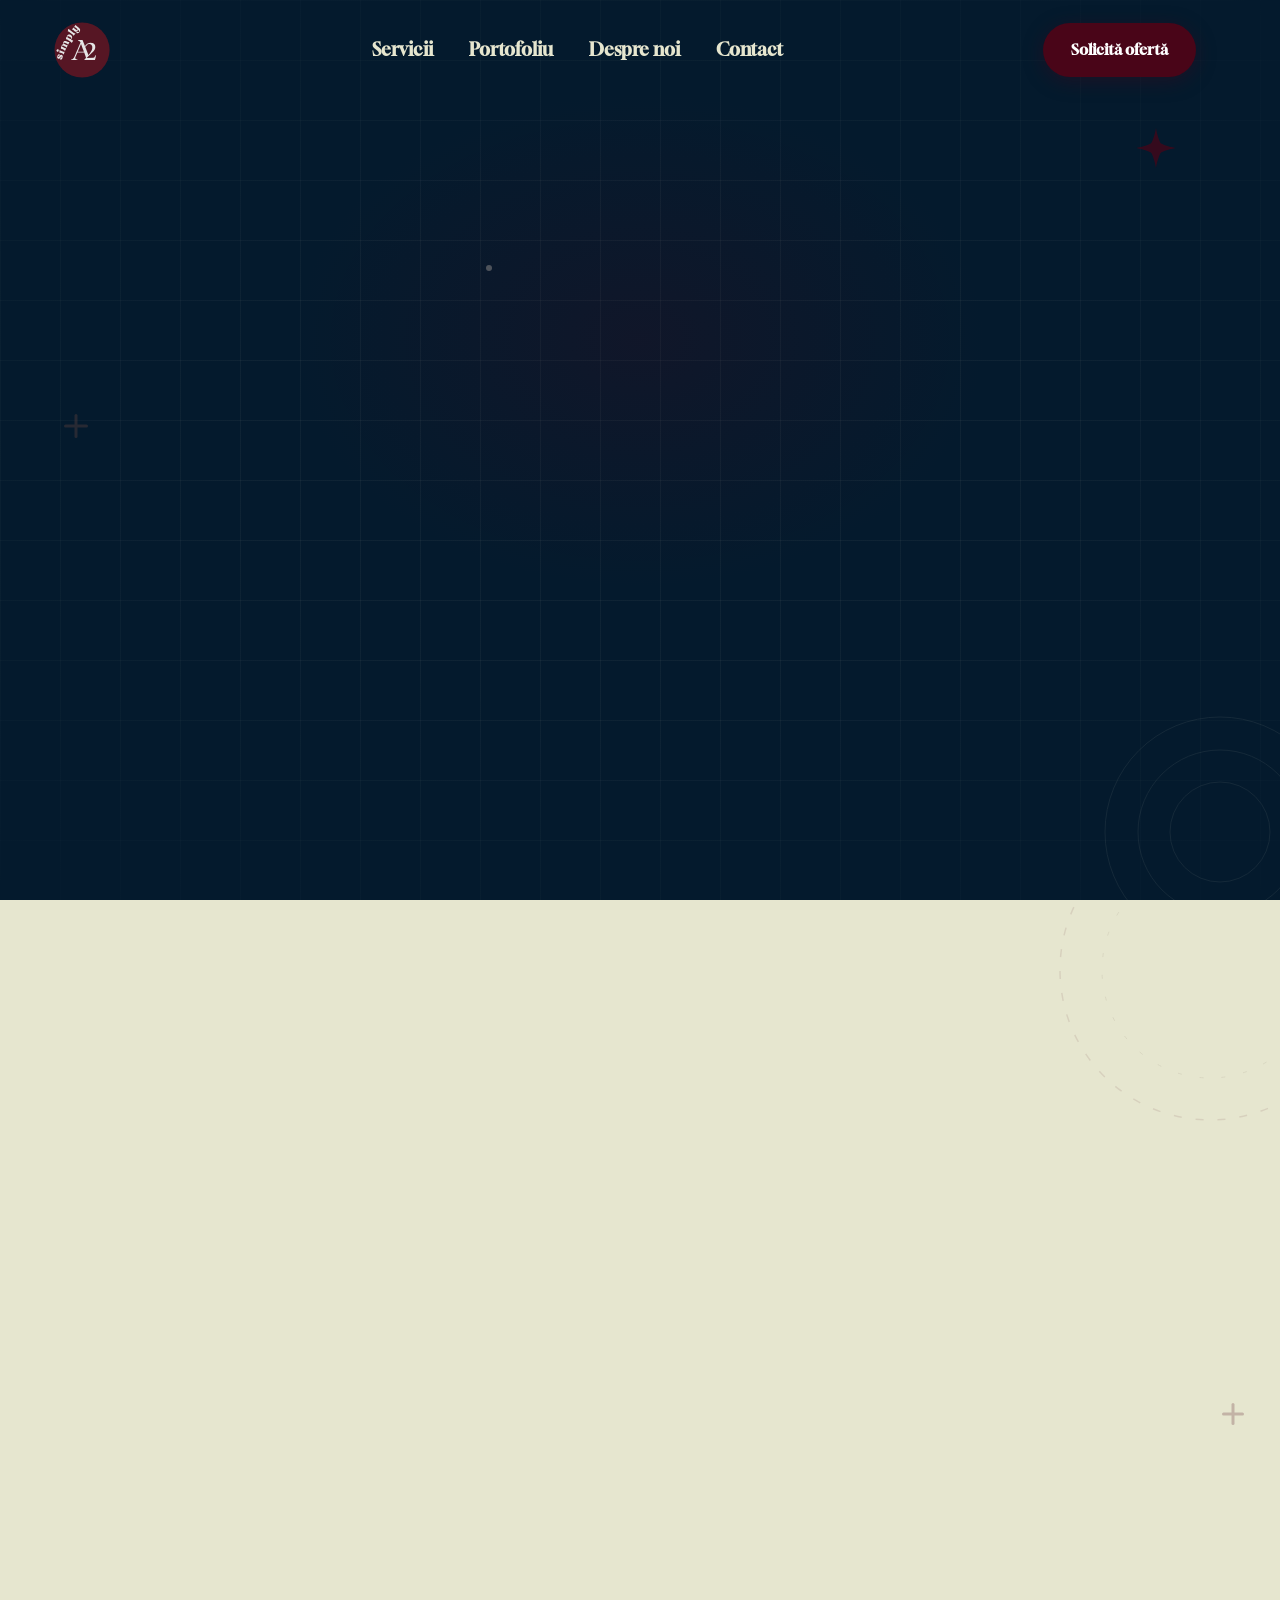
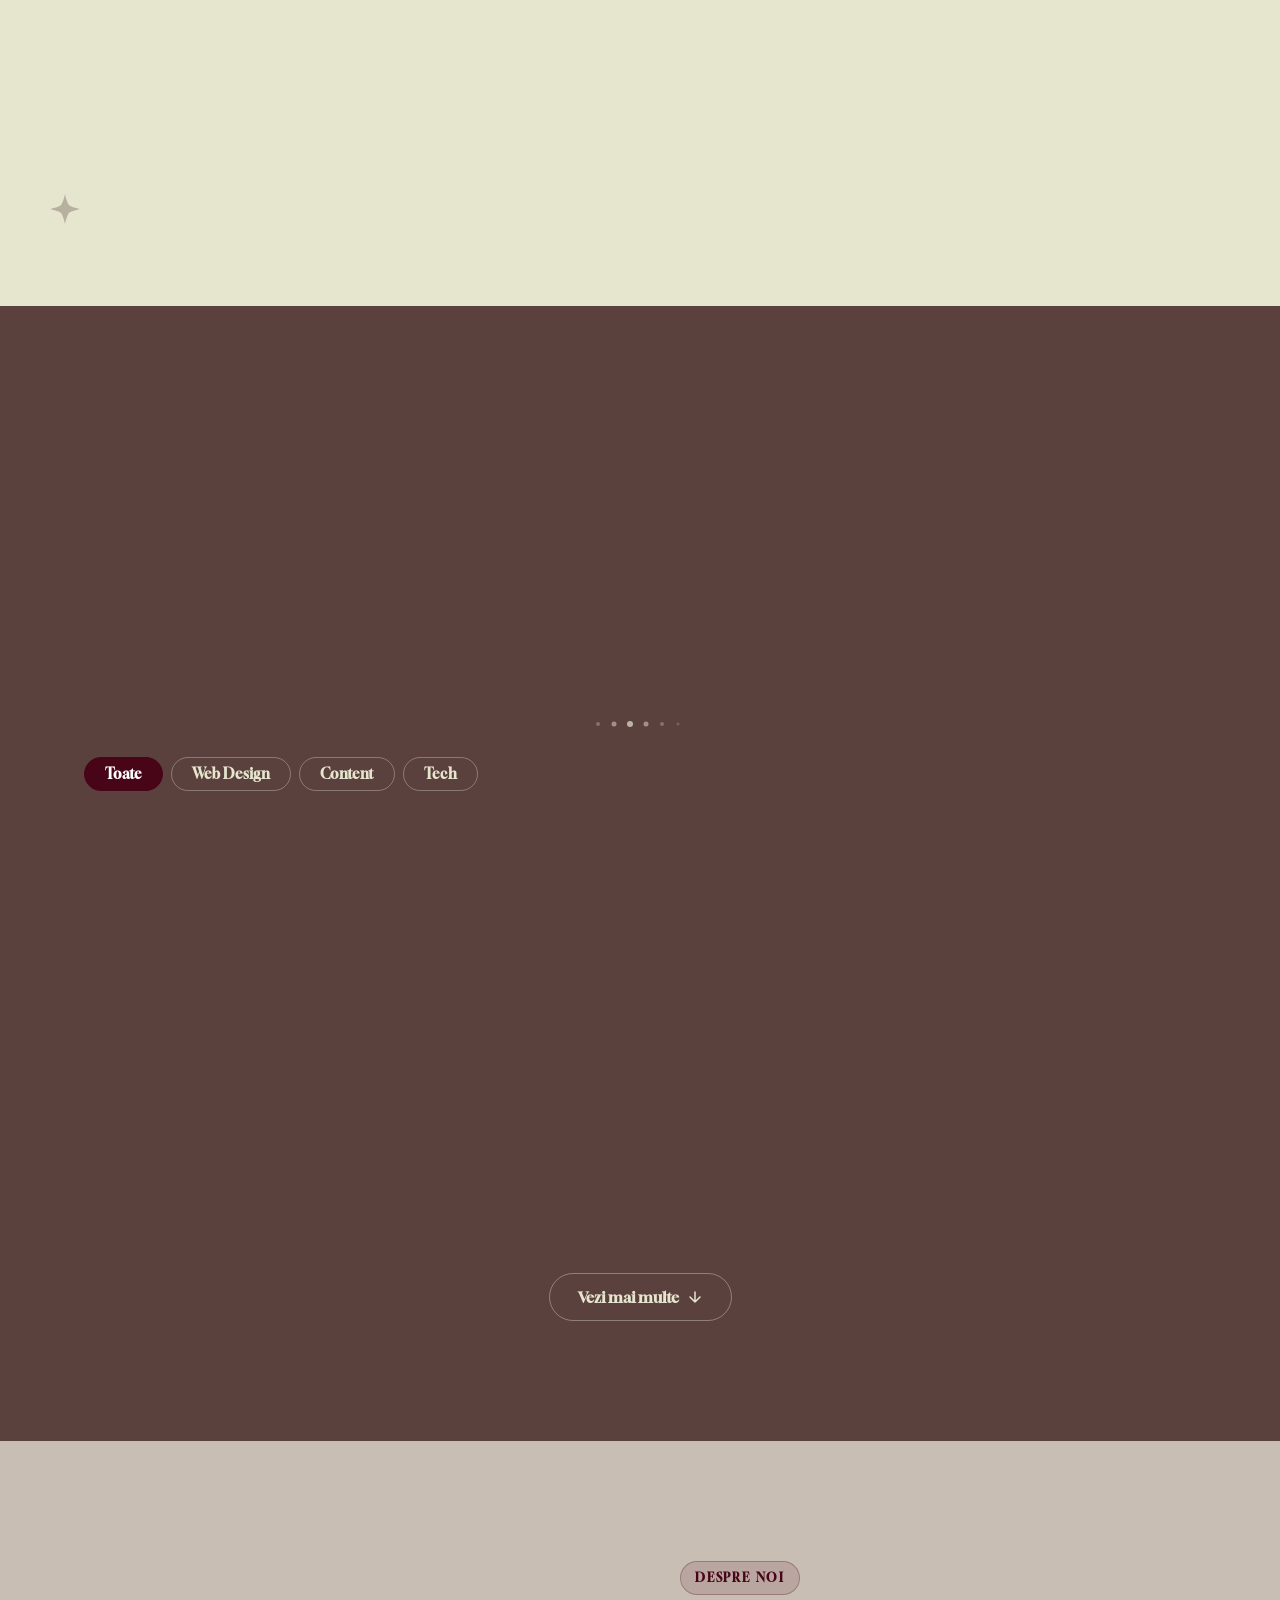
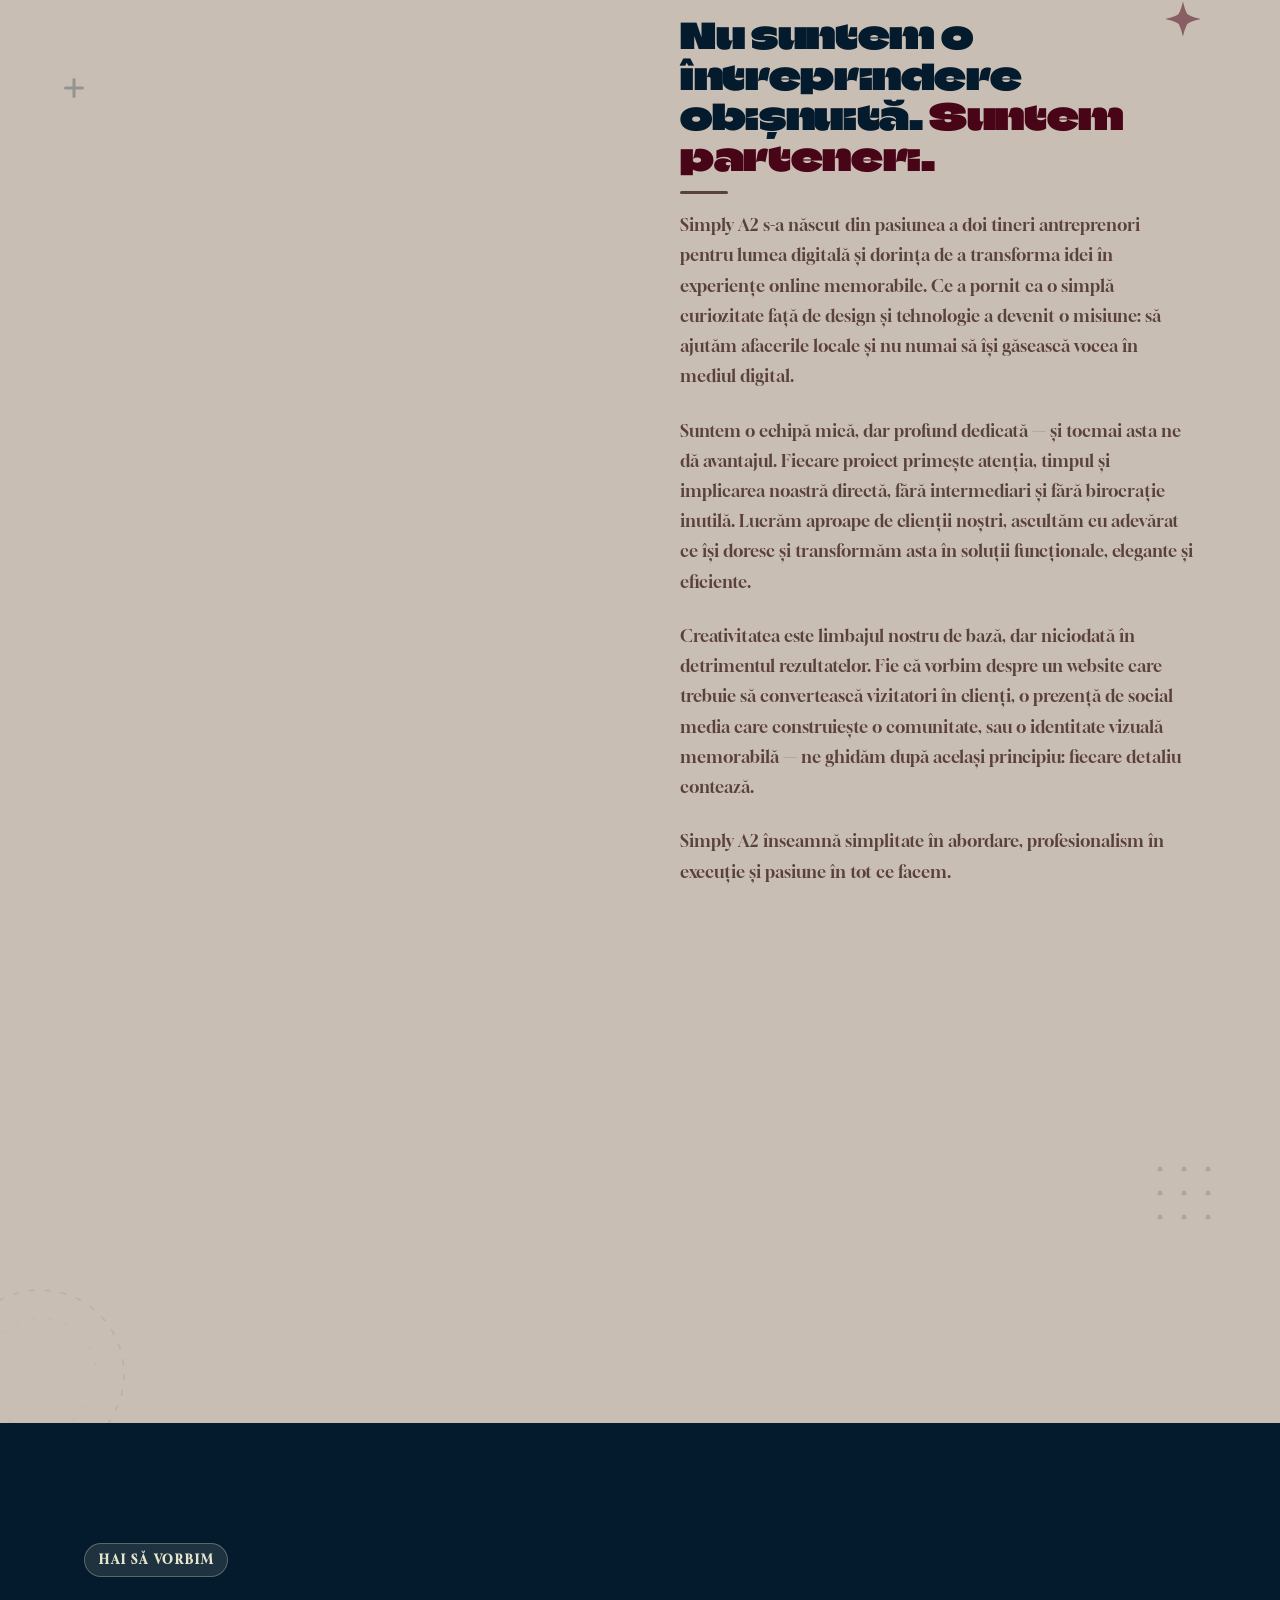
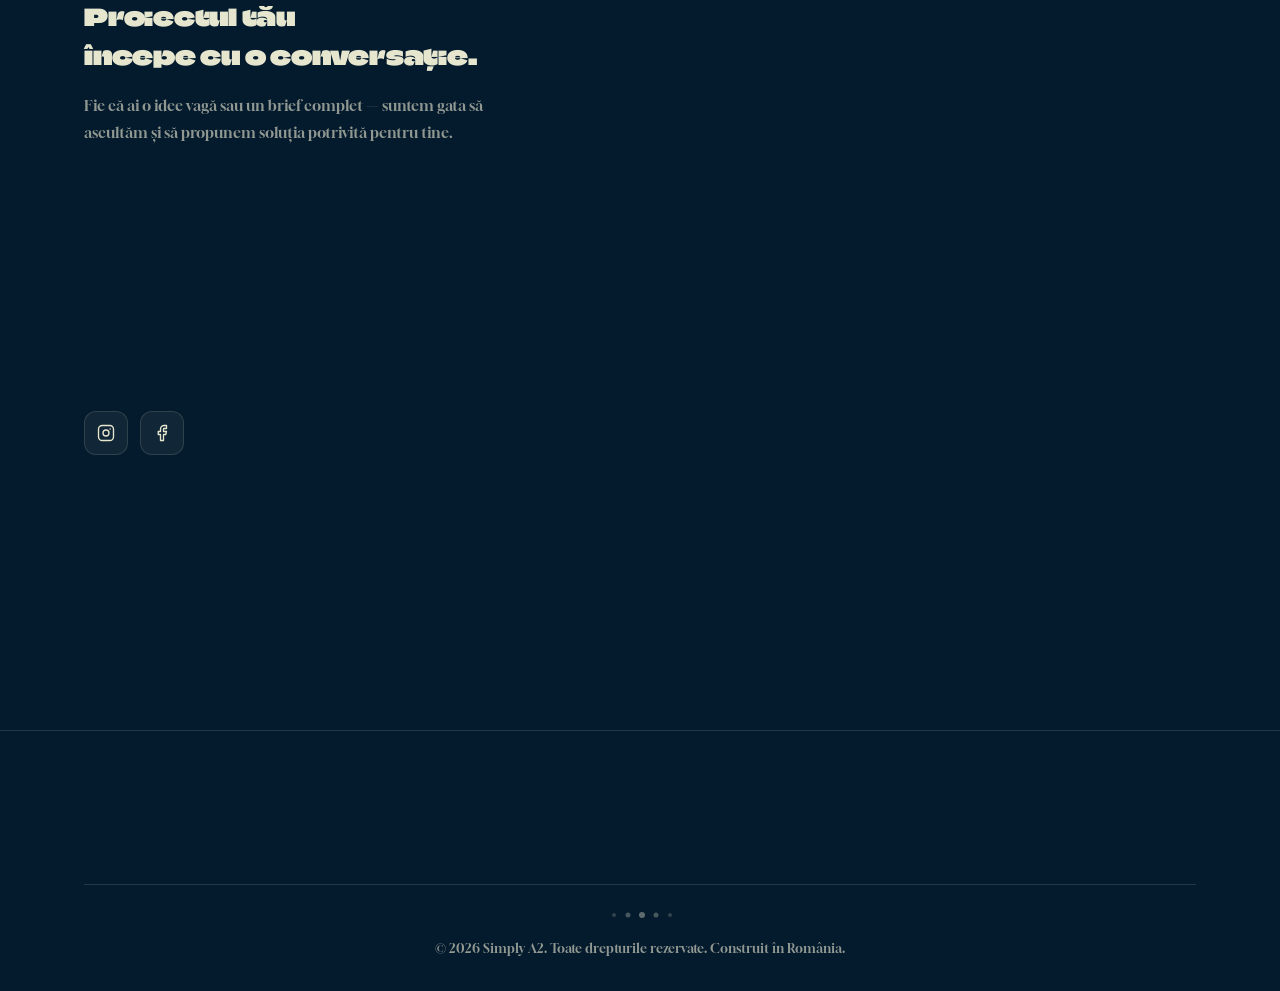
<file: index.html>
<!DOCTYPE html>
<html lang="ro">
<head>
  <meta charset="UTF-8" />
  <meta name="viewport" content="width=device-width, initial-scale=1.0" />

  <title>Simply A2 — Întreprindere Digitală | Web Design, Content & Tech Consulting România</title>
  <meta name="description" content="Simply A2 este întreprinderea ta partener pentru web design modern, content & media creation și tech consulting din România. Construim site-uri, landing pages, identitate vizuală și soluții digitale complete." />
  <meta name="keywords" content="web design Romania, intreprindere digitala, content creation, tech consulting, landing page, identitate vizuala, social media, simplya2" />
  <meta name="robots" content="index, follow" />
  <meta name="author" content="Simply A2" />
  <meta name="geo.region" content="RO" />
  <meta name="geo.placename" content="România" />

  <link rel="canonical" href="https://simplya2.ro/" />

  <!-- Google Analytics -->
  <script async src="https://www.googletagmanager.com/gtag/js?id=G-BBLE35FNEH"></script>
  <script>
    window.dataLayer = window.dataLayer || [];
    function gtag(){dataLayer.push(arguments);}
    gtag('js', new Date());
    gtag('config', 'G-BBLE35FNEH');
  </script>

  <!-- Open Graph -->
  <meta property="og:type" content="website" />
  <meta property="og:url" content="https://simplya2.ro/" />
  <meta property="og:site_name" content="Simply A2" />
  <meta property="og:locale" content="ro_RO" />
  <meta property="og:title" content="Simply A2 — Întreprindere Digitală | Web Design & Tech Consulting" />
  <meta property="og:description" content="Construim prezențe digitale care contează — web design modern, content & media creation și tech consulting pentru afaceri din România." />
  <meta property="og:image" content="https://simplya2.ro/assets/hero-background.png" />
  <meta property="og:image:width" content="1920" />
  <meta property="og:image:height" content="1080" />
  <meta property="og:image:alt" content="Simply A2 — Întreprindere Digitală" />

  <!-- Twitter / X Card -->
  <meta name="twitter:card" content="summary_large_image" />
  <meta name="twitter:title" content="Simply A2 — Întreprindere Digitală" />
  <meta name="twitter:description" content="Web design, content & media creation și tech consulting pentru afaceri ambițioase din România." />
  <meta name="twitter:image" content="https://simplya2.ro/assets/hero-background.png" />

  <!-- JSON-LD structured data -->
  <script type="application/ld+json">
  {
    "@context": "https://schema.org",
    "@type": "ProfessionalService",
    "name": "Simply A2",
    "url": "https://simplya2.ro",
    "logo": "https://simplya2.ro/assets/3.svg",
    "image": "https://simplya2.ro/assets/hero-background.png",
    "description": "Întreprindere de web design, content & media creation și tech consulting din România.",
    "telephone": "+40 775 145 102",
    "email": "contact@simplya2.ro",
    "address": {
      "@type": "PostalAddress",
      "addressCountry": "RO"
    },
    "sameAs": [
      "https://www.facebook.com/profile.php?id=61591185640010",
      "https://www.instagram.com/simply.a2/"
    ],
    "hasOfferCatalog": {
      "@type": "OfferCatalog",
      "name": "Servicii digitale",
      "itemListElement": [
        { "@type": "Offer", "itemOffered": { "@type": "Service", "name": "Web Design" } },
        { "@type": "Offer", "itemOffered": { "@type": "Service", "name": "Content & Media Creation" } },
        { "@type": "Offer", "itemOffered": { "@type": "Service", "name": "Tech Consulting" } }
      ]
    }
  }
  </script>
  <link rel="preconnect" href="https://fonts.googleapis.com" />
  <link rel="preconnect" href="https://fonts.gstatic.com" crossorigin />
  <link href="https://fonts.googleapis.com/css2?family=Climate+Crisis&family=Gloock&family=Inter:wght@300;400;500;600&display=swap" rel="stylesheet" />
  <link rel="stylesheet" href="css/style.css" />
  <link rel="icon" type="image/svg+xml" href="assets/3.svg" />
</head>
<body>

  <!-- ══════════════════════════════════════════════
       NAVIGATION
  ═══════════════════════════════════════════════ -->
  <nav class="nav" role="navigation" aria-label="Navigare principală">
    <div class="container">
      <div class="nav__inner">
        <a href="#" class="nav__logo">
          <img src="assets/logo-badge-dark.svg" alt="Simply A2" class="nav__logo-img" />
        </a>

        <ul class="nav__links" role="list">
          <li><a href="#servicii">Servicii</a></li>
          <li><a href="#portofoliu">Portofoliu</a></li>
          <li><a href="#despre">Despre noi</a></li>
          <li><a href="#contact">Contact</a></li>
        </ul>

        <div class="nav__cta">
          <a href="#contact" class="btn btn-primary">Solicită ofertă</a>
        </div>

        <button class="nav__hamburger" aria-label="Deschide meniu" aria-expanded="false">
          <span></span>
          <span></span>
          <span></span>
        </button>
      </div>
    </div>

    <!-- Mobile menu overlay -->
    <div class="nav__mobile-menu" role="dialog" aria-label="Meniu mobil">
      <a href="#servicii">Servicii</a>
      <a href="#portofoliu">Portofoliu</a>
      <a href="#despre">Despre noi</a>
      <a href="#contact">Contact</a>
      <a href="#contact" class="btn btn-primary">Solicită ofertă</a>
    </div>
  </nav>

  <!-- ══════════════════════════════════════════════
       HERO
  ═══════════════════════════════════════════════ -->
  <section class="hero" id="acasa" aria-label="Secțiunea principală">
    <div class="hero__grid-bg" aria-hidden="true"></div>
    <div class="hero__glow" aria-hidden="true"></div>

    <!-- Elemente geometrice decorative -->
    <div class="hero__deco hero__deco--sparkle" aria-hidden="true">
      <svg width="44" height="44" viewBox="0 0 44 44" fill="none" xmlns="http://www.w3.org/2000/svg">
        <path d="M22 2 C22 2 24 16 30 22 C24 28 22 42 22 42 C22 42 20 28 14 22 C20 16 22 2 22 2Z" fill="#490518"/>
        <path d="M2 22 C2 22 16 20 22 14 C28 20 42 22 42 22 C42 22 28 24 22 30 C16 24 2 22 2 22Z" fill="#490518"/>
      </svg>
    </div>
    <div class="hero__deco hero__deco--rings" aria-hidden="true">
      <svg width="240" height="240" viewBox="0 0 240 240" fill="none" xmlns="http://www.w3.org/2000/svg">
        <circle cx="120" cy="120" r="115" stroke="#E6E6CF" stroke-width="1"/>
        <circle cx="120" cy="120" r="82"  stroke="#E6E6CF" stroke-width="1"/>
        <circle cx="120" cy="120" r="50"  stroke="#E6E6CF" stroke-width="1"/>
      </svg>
    </div>
    <div class="hero__deco hero__deco--cross" aria-hidden="true">
      <svg width="24" height="24" viewBox="0 0 24 24" fill="none" xmlns="http://www.w3.org/2000/svg">
        <rect x="10.5" y="0" width="3" height="24" rx="1.5" fill="#5B413D"/>
        <rect x="0" y="10.5" width="24" height="3" rx="1.5" fill="#5B413D"/>
      </svg>
    </div>
    <div class="hero__deco hero__deco--dot" aria-hidden="true">
      <svg width="6" height="6" viewBox="0 0 6 6" fill="none" xmlns="http://www.w3.org/2000/svg">
        <circle cx="3" cy="3" r="3" fill="#C9BEB3"/>
      </svg>
    </div>

    <div class="container">
      <div class="hero__content">
        <div class="hero__top">
          <h1 class="hero__title">
            Construim<br />
            <span class="gradient-text">prezențe digitale</span><br />
            care contează.
          </h1>

        </div>

        <p class="hero__desc">
          La Simply A2, credem că fiecare idee merită să prindă viață. Oferim servicii de web design modern, creare de conținut și media, alături de consultanță tech, pentru a-ți transforma viziunea în rezultate reale. Suntem alături de tine la fiecare pas, cu implicare, atenție la detalii și dorința sinceră de a te vedea reușind.
        </p>

        <div class="hero__actions">
          <a href="#servicii" class="btn btn-primary">
            Descoperă serviciile
            <svg width="16" height="16" viewBox="0 0 16 16" fill="none" aria-hidden="true">
              <path d="M3 8h10M8 3l5 5-5 5" stroke="currentColor" stroke-width="1.5" stroke-linecap="round" stroke-linejoin="round"/>
            </svg>
          </a>
          <a href="#portofoliu" class="btn btn-outline">Vezi portofoliul</a>
        </div>
      </div>
    </div>
  </section>

  <!-- ══════════════════════════════════════════════
       SERVICII
  ═══════════════════════════════════════════════ -->
  <section class="services" id="servicii" aria-labelledby="services-title">
    <div class="services__deco services__deco--arc" aria-hidden="true">
      <svg width="320" height="320" viewBox="0 0 320 320" fill="none" xmlns="http://www.w3.org/2000/svg">
        <circle cx="160" cy="160" r="150" stroke="#490518" stroke-width="1.5" stroke-dasharray="8 14"/>
        <circle cx="160" cy="160" r="108" stroke="#5B413D" stroke-width="1"   stroke-dasharray="4 18"/>
      </svg>
    </div>
    <div class="services__deco services__deco--sparkle" aria-hidden="true">
      <svg width="34" height="34" viewBox="0 0 34 34" fill="none" xmlns="http://www.w3.org/2000/svg">
        <path d="M17 2 C17 2 19 13 24 17 C19 21 17 32 17 32 C17 32 15 21 10 17 C15 13 17 2 17 2Z" fill="#5B413D"/>
        <path d="M2 17 C2 17 13 15 17 10 C21 15 32 17 32 17 C32 17 21 19 17 24 C13 19 2 17 2 17Z" fill="#5B413D"/>
      </svg>
    </div>
    <div class="services__deco services__deco--cross" aria-hidden="true">
      <svg width="22" height="22" viewBox="0 0 22 22" fill="none" xmlns="http://www.w3.org/2000/svg">
        <rect x="9.5" y="0" width="3" height="22" rx="1.5" fill="#490518"/>
        <rect x="0" y="9.5" width="22" height="3" rx="1.5" fill="#490518"/>
      </svg>
    </div>
    <div class="container">
      <div class="section-header">
        <span class="section-label">Ce facem</span>
        <h2 class="section-title" id="services-title">
          Servicii complete<br />
          pentru <span>succesul tău</span>
        </h2>
        <p class="section-desc">
          Acoperim tot ce ai nevoie pentru o prezență digitală puternică și coerentă.
        </p>
      </div>

      <div class="services__grid">
        <!-- Card 1: Web Design -->
        <article class="service-card">
          <div class="service-card__icon" aria-hidden="true">
            <svg width="28" height="28" viewBox="0 0 24 24" fill="none" xmlns="http://www.w3.org/2000/svg">
              <path d="M9 21H4C3.44772 21 3 20.5523 3 20V12.4142C3 12.149 3.10536 11.8946 3.29289 11.7071L11.2929 3.70711C11.6834 3.31658 12.3166 3.31658 12.7071 3.70711L20.7071 11.7071C20.8946 11.8946 21 12.149 21 12.4142V20C21 20.5523 20.5523 21 20 21H15M9 21H15M9 21V15C9 14.4477 9.44772 14 10 14H14C14.5523 14 15 14.4477 15 15V21" stroke="currentColor" stroke-linejoin="round"/>
            </svg>
          </div>
          <h3 class="service-card__title">Web Design & Development</h3>
          <p class="service-card__desc">
            Site-uri și aplicații web cu design modern, performanță optimă și experiență utilizator impecabilă. Fiecare pixel contează.
          </p>
          <ul class="service-card__list" aria-label="Inclus în serviciu">
            <li>Landing pages & site-uri prezentare</li>
            <li>Magazine online (e-commerce)</li>
            <li>Web apps & dashboard-uri</li>
            <li>Optimizare SEO & performanță</li>
            <li>Design responsive pentru orice device</li>
          </ul>
        </article>

        <!-- Card 2: Content & Media -->
        <article class="service-card">
          <div class="service-card__icon" aria-hidden="true">
            <svg width="28" height="28" viewBox="0 0 24 24" fill="none" xmlns="http://www.w3.org/2000/svg">
              <path d="M3 8C3 7.44772 3.44772 7 4 7H8.5L9.5 4H14.5L15.5 7H20C20.5523 7 21 7.44772 21 8V19C21 19.5523 20.5523 20 20 20H4C3.44772 20 3 19.5523 3 19V8Z" stroke="currentColor" stroke-linecap="round" stroke-linejoin="round"/>
              <circle cx="12" cy="13" r="3" stroke="currentColor" stroke-linejoin="round"/>
            </svg>
          </div>
          <h3 class="service-card__title">Content & Media Creation</h3>
          <p class="service-card__desc">
            Conținut vizual și editorial care atrage, convinge și convertește. Povestea brandului tău spusă cu impact maxim.
          </p>
          <ul class="service-card__list" aria-label="Inclus în serviciu">
            <li>Social media management</li>
            <li>Grafică & identitate vizuală</li>
            <li>Animații & motion graphics</li>
          </ul>
        </article>

        <!-- Card 3: Tech Consulting -->
        <article class="service-card">
          <div class="service-card__icon" aria-hidden="true">
            <svg width="28" height="28" viewBox="0 0 24 24" fill="none" xmlns="http://www.w3.org/2000/svg">
              <path d="M20 12C20 16.4183 16.4183 20 12 20C10.5937 20 9.27223 19.6372 8.12398 19C7.53267 18.6719 4.48731 20.4615 3.99998 20C3.44096 19.4706 5.4583 16.6708 5.07024 16C4.38956 14.8233 3.99999 13.4571 3.99999 12C3.99999 7.58172 7.58171 4 12 4C16.4183 4 20 7.58172 20 12Z" stroke="currentColor" stroke-linejoin="round"/>
            </svg>
          </div>
          <h3 class="service-card__title">Tech Consulting</h3>
          <p class="service-card__desc">
            Consultanță tehnică strategică pentru a lua deciziile corecte în digitalizare, automatizare și alegerea stack-ului potrivit.
          </p>
          <ul class="service-card__list" aria-label="Inclus în serviciu">
            <li>Arhitectură software & cloud</li>
            <li>Automatizări & integrări API</li>
            <li>Securitate & conformitate GDPR</li>
            <li>Mentenanță & suport tehnic</li>
          </ul>
        </article>
      </div>
    </div>
  </section>

  <!-- ══════════════════════════════════════════════
       PORTOFOLIU
  ═══════════════════════════════════════════════ -->
  <section class="portfolio" id="portofoliu" aria-labelledby="portfolio-title">
    <div class="container">
      <div class="section-header centered">
        <span class="section-label">Lucrările noastre</span>
        <h2 class="section-title" id="portfolio-title">
          Proiecte de care<br />
          suntem <span>mândri</span>
        </h2>
        <p class="section-desc">
          Fiecare proiect este o poveste unică. Iată câteva dintre colaborările noastre de succes.
        </p>
      </div>

      <div class="portfolio__deco" aria-hidden="true">
        <svg width="96" height="10" viewBox="0 0 96 10" fill="#E6E6CF" xmlns="http://www.w3.org/2000/svg">
          <circle cx="6"  cy="5" r="2"   opacity="0.3"/>
          <circle cx="22" cy="5" r="2.5" opacity="0.5"/>
          <circle cx="38" cy="5" r="3"   opacity="0.7"/>
          <circle cx="54" cy="5" r="2.5" opacity="0.5"/>
          <circle cx="70" cy="5" r="2"   opacity="0.3"/>
          <circle cx="86" cy="5" r="1.5" opacity="0.2"/>
        </svg>
      </div>

      <div class="portfolio__filter" role="group" aria-label="Filtrează proiectele">
        <button class="filter-btn active" data-filter="all">Toate</button>
        <button class="filter-btn" data-filter="web">Web Design</button>
        <button class="filter-btn" data-filter="content">Content</button>
        <button class="filter-btn" data-filter="tech">Tech</button>
      </div>

      <div class="portfolio__grid">
        <!-- Proiect 1 -->
        <article class="portfolio-card" data-category="web"
          data-title="Pagini ONG"
          data-tag="Web Design"
          data-desc="Site de prezentare pentru o asociație non-profit, cu sistem de donații online, calendar de evenimente integrat și pagini dedicate proiectelor active. Designul a fost gândit pentru a inspira încredere donatorilor și a comunica misiunea organizației cu claritate."
          data-detail-1="Sistem donații online" data-detail-2="Calendar evenimente" data-detail-3="Design accesibil" data-detail-4="Optimizare SEO">
          <div class="portfolio-card__thumb">
            <div class="portfolio-card__thumb-placeholder" aria-hidden="true">
              <svg width="52" height="52" viewBox="0 0 24 24" fill="none" xmlns="http://www.w3.org/2000/svg">
                <rect x="2" y="4" width="20" height="14" rx="2" stroke="currentColor" stroke-linejoin="round"/>
                <path d="M8 20H16M12 18V20" stroke="currentColor" stroke-linecap="round"/>
                <path d="M2 8H22" stroke="currentColor"/>
              </svg>
            </div>
            <div class="portfolio-card__thumb-overlay">
              <button class="portfolio-open-btn" aria-label="Pagini ONG">Vezi proiectul →</button>
            </div>
          </div>
          <div class="portfolio-card__body">
            <p class="portfolio-card__tag">Web Design</p>
            <h3 class="portfolio-card__title">Pagini ONG</h3>
            <p class="portfolio-card__desc">Site de prezentare pentru o asociație non-profit, cu sistem de donații online și calendar de evenimente integrat.</p>
          </div>
        </article>

        <!-- Proiect 2 -->
        <article class="portfolio-card" data-category="content"
          data-title="Social Media"
          data-tag="Content & Media"
          data-desc="Postări pentru Instagram și Facebook, gestionare mesaje — tot ce ai nevoie pentru o prezență activă și îngrijită."
          data-detail-1="Postări Instagram" data-detail-2="Postări Facebook" data-detail-3="Gestionare mesaje" data-detail-4="Prezență activă">
          <div class="portfolio-card__thumb">
            <div class="portfolio-card__thumb-placeholder" aria-hidden="true">
              <svg width="52" height="52" viewBox="0 0 24 24" fill="none" xmlns="http://www.w3.org/2000/svg">
                <path d="M3 8C3 7.44772 3.44772 7 4 7H8.5L9.5 4H14.5L15.5 7H20C20.5523 7 21 7.44772 21 8V19C21 19.5523 20.5523 20 20 20H4C3.44772 20 3 19.5523 3 19V8Z" stroke="currentColor" stroke-linecap="round" stroke-linejoin="round"/>
                <circle cx="12" cy="13" r="3" stroke="currentColor" stroke-linejoin="round"/>
              </svg>
            </div>
            <div class="portfolio-card__thumb-overlay">
              <button class="portfolio-open-btn" aria-label="Social Media">Vezi proiectul →</button>
            </div>
          </div>
          <div class="portfolio-card__body">
            <p class="portfolio-card__tag">Content & Media</p>
            <h3 class="portfolio-card__title">Social Media</h3>
            <p class="portfolio-card__desc">Postări pentru Instagram și Facebook, gestionare mesaje — tot ce ai nevoie pentru o prezență activă și îngrijită.</p>
          </div>
        </article>

        <!-- Proiect 3 -->
        <article class="portfolio-card" data-category="tech"
          data-title="Aplicații pontaj"
          data-tag="Tech Consulting"
          data-desc="Aplicație web de pontaj și gestiune ore pentru echipe de până la 50 de angajați, cu rapoarte automate, export Excel pentru contabilitate și dashboard în timp real pentru manageri. Integrată cu sistemul HR existent al clientului."
          data-detail-1="Dashboard real-time" data-detail-2="Export Excel/PDF" data-detail-3="Integrare HR" data-detail-4="Multi-utilizator">
          <div class="portfolio-card__thumb">
            <div class="portfolio-card__thumb-placeholder" aria-hidden="true">
              <svg width="52" height="52" viewBox="0 0 24 24" fill="none" xmlns="http://www.w3.org/2000/svg">
                <rect x="3" y="4" width="18" height="16" rx="2" stroke="currentColor" stroke-linejoin="round"/>
                <path d="M8 9L11 12L8 15" stroke="currentColor" stroke-linecap="round" stroke-linejoin="round"/>
                <path d="M13 15H16" stroke="currentColor" stroke-linecap="round"/>
              </svg>
            </div>
            <div class="portfolio-card__thumb-overlay">
              <button class="portfolio-open-btn" aria-label="Aplicații pontaj">Vezi proiectul →</button>
            </div>
          </div>
          <div class="portfolio-card__body">
            <p class="portfolio-card__tag">Tech Consulting</p>
            <h3 class="portfolio-card__title">Aplicații pontaj</h3>
            <p class="portfolio-card__desc">Aplicație web de pontaj și gestiune ore pentru echipe, cu rapoarte automate și export Excel pentru contabilitate.</p>
          </div>
        </article>

        <!-- Proiect 5 — adăugat -->
        <article class="portfolio-card portfolio-card--hidden" data-category="content"
          data-title="Identitate vizuală brand"
          data-tag="Content & Media"
          data-desc="Logo, paletă de culori, tipografie și ghid de brand complet. Identitatea a fost aplicată pe toate materialele fizice și digitale, de la print până la rețele sociale și site."
          data-detail-1="Logo & identitate" data-detail-2="Ghid de brand" data-detail-3="Materiale print" data-detail-4="Kit digital">
          <div class="portfolio-card__thumb">
            <div class="portfolio-card__thumb-placeholder" aria-hidden="true">
              <svg width="52" height="52" viewBox="0 0 24 24" fill="none" xmlns="http://www.w3.org/2000/svg">
                <path d="M3 8C3 7.44772 3.44772 7 4 7H8.5L9.5 4H14.5L15.5 7H20C20.5523 7 21 7.44772 21 8V19C21 19.5523 20.5523 20 20 20H4C3.44772 20 3 19.5523 3 19V8Z" stroke="currentColor" stroke-linecap="round" stroke-linejoin="round"/>
                <circle cx="12" cy="13" r="3" stroke="currentColor" stroke-linejoin="round"/>
              </svg>
            </div>
            <div class="portfolio-card__thumb-overlay">
              <button class="portfolio-open-btn" aria-label="Identitate vizuală brand">Vezi proiectul →</button>
            </div>
          </div>
          <div class="portfolio-card__body">
            <p class="portfolio-card__tag">Content & Media</p>
            <h3 class="portfolio-card__title">Identitate vizuală brand</h3>
            <p class="portfolio-card__desc">Logo, paletă de culori, tipografie și ghid de brand complet.</p>
          </div>
        </article>

        <!-- Proiect 6 — adăugat -->
        <article class="portfolio-card portfolio-card--hidden" data-category="tech"
          data-title="Sistem rezervări online"
          data-tag="Tech Consulting"
          data-desc="Platformă de rezervări personalizată pentru afacerea ta, cu notificări automate prin SMS și email, sincronizare calendar Google și panou de administrare pentru medici. Implementată în 6 săptămâni de la brief la lansare."
          data-detail-1="Rezervări online" data-detail-2="Notificări SMS/email" data-detail-3="Sync Google Calendar" data-detail-4="Panou admin">
          <div class="portfolio-card__thumb">
            <div class="portfolio-card__thumb-placeholder" aria-hidden="true">
              <svg width="52" height="52" viewBox="0 0 24 24" fill="none" xmlns="http://www.w3.org/2000/svg">
                <rect x="3" y="4" width="18" height="16" rx="2" stroke="currentColor" stroke-linejoin="round"/>
                <path d="M8 9L11 12L8 15" stroke="currentColor" stroke-linecap="round" stroke-linejoin="round"/>
                <path d="M13 15H16" stroke="currentColor" stroke-linecap="round"/>
              </svg>
            </div>
            <div class="portfolio-card__thumb-overlay">
              <button class="portfolio-open-btn" aria-label="Sistem rezervări online">Vezi proiectul →</button>
            </div>
          </div>
          <div class="portfolio-card__body">
            <p class="portfolio-card__tag">Tech Consulting</p>
            <h3 class="portfolio-card__title">Sistem rezervări online</h3>
            <p class="portfolio-card__desc">Platformă de rezervări personalizată pentru afacerea ta, cu notificări automate și sincronizare calendar.</p>
          </div>
        </article>

        <!-- Proiect 7 — ascuns -->
        <article class="portfolio-card portfolio-card--hidden" data-category="web"
          data-title="Landing page campanie"
          data-tag="Web Design"
          data-desc="Pagină de conversie pentru o campanie de lansare produs, cu integrare newsletter, tracking avansat și A/B testing pe două variante de copy. Rata de conversie obținută: 8.3%, față de media din industrie de 2.5%."
          data-detail-1="Pagină conversie" data-detail-2="A/B testing" data-detail-3="Integrare newsletter" data-detail-4="Tracking avansat">
          <div class="portfolio-card__thumb">
            <div class="portfolio-card__thumb-placeholder" aria-hidden="true">
              <svg width="52" height="52" viewBox="0 0 24 24" fill="none" xmlns="http://www.w3.org/2000/svg">
                <rect x="2" y="4" width="20" height="14" rx="2" stroke="currentColor" stroke-linejoin="round"/>
                <path d="M8 20H16M12 18V20" stroke="currentColor" stroke-linecap="round"/>
                <path d="M2 8H22" stroke="currentColor"/>
              </svg>
            </div>
            <div class="portfolio-card__thumb-overlay">
              <button class="portfolio-open-btn" aria-label="Landing page campanie">Vezi proiectul →</button>
            </div>
          </div>
          <div class="portfolio-card__body">
            <p class="portfolio-card__tag">Web Design</p>
            <h3 class="portfolio-card__title">Landing page campanie</h3>
            <p class="portfolio-card__desc">Pagină de conversie pentru o campanie de lansare produs, cu tracking și A/B testing pe două variante de copy.</p>
          </div>
        </article>

        <!-- Proiect 10 -->
        <article class="portfolio-card portfolio-card--hidden" data-category="content"
          data-title="Kit bannere Google Ads"
          data-tag="Content & Media"
          data-desc="Set de 12 bannere animate în toate formatele Google Display Network (leaderboard, rectangle, skyscraper, responsive) pentru o campanie de lansare e-commerce. CTR obținut: de 2.4× față de media campaniilor anterioare ale clientului."
          data-detail-1="12 formate banner" data-detail-2="Animații HTML5" data-detail-3="Google Display Network" data-detail-4="CTR +2.4×">
          <div class="portfolio-card__thumb">
            <div class="portfolio-card__thumb-placeholder" aria-hidden="true">
              <svg width="52" height="52" viewBox="0 0 24 24" fill="none" xmlns="http://www.w3.org/2000/svg">
                <rect x="2" y="6" width="20" height="12" rx="2" stroke="currentColor" stroke-linejoin="round"/>
                <path d="M7 10h10M7 14h6" stroke="currentColor" stroke-linecap="round"/>
              </svg>
            </div>
            <div class="portfolio-card__thumb-overlay">
              <button class="portfolio-open-btn" aria-label="Kit bannere Google Ads">Vezi proiectul →</button>
            </div>
          </div>
          <div class="portfolio-card__body">
            <p class="portfolio-card__tag">Content & Media</p>
            <h3 class="portfolio-card__title">Kit bannere Google Ads</h3>
            <p class="portfolio-card__desc">Set de bannere animate în toate formatele Google Display, cu rezultate de 2.4× față de media campaniilor anterioare.</p>
          </div>
        </article>

      </div>

      <div class="portfolio__more">
        <button class="btn btn-outline portfolio__load-more" id="loadMoreBtn">
          Vezi mai multe
          <svg width="16" height="16" viewBox="0 0 16 16" fill="none" aria-hidden="true">
            <path d="M8 3v10M3 8l5 5 5-5" stroke="currentColor" stroke-width="1.5" stroke-linecap="round" stroke-linejoin="round"/>
          </svg>
        </button>
      </div>
    </div>
  </section>

  <!-- ══════════════════════════════════════════════
       DESPRE NOI
  ═══════════════════════════════════════════════ -->
  <section class="about" id="despre" aria-labelledby="about-title">
    <div class="about__deco about__deco--sparkle" aria-hidden="true">
      <svg width="40" height="40" viewBox="0 0 40 40" fill="none" xmlns="http://www.w3.org/2000/svg">
        <path d="M20 2 C20 2 22 14 28 20 C22 26 20 38 20 38 C20 38 18 26 12 20 C18 14 20 2 20 2Z" fill="#490518"/>
        <path d="M2 20 C2 20 14 18 20 12 C26 18 38 20 38 20 C38 20 26 22 20 28 C14 22 2 20 2 20Z" fill="#490518"/>
      </svg>
    </div>
    <div class="about__deco about__deco--rings" aria-hidden="true">
      <svg width="180" height="180" viewBox="0 0 180 180" fill="none" xmlns="http://www.w3.org/2000/svg">
        <circle cx="90" cy="90" r="84" stroke="#041A2D" stroke-width="1.5" stroke-dasharray="6 10"/>
        <circle cx="90" cy="90" r="56" stroke="#5B413D" stroke-width="1"   stroke-dasharray="3 14"/>
      </svg>
    </div>
    <div class="about__deco about__deco--cross" aria-hidden="true">
      <svg width="20" height="20" viewBox="0 0 20 20" fill="none" xmlns="http://www.w3.org/2000/svg">
        <rect x="8.5" y="0" width="3" height="20" rx="1.5" fill="#041A2D"/>
        <rect x="0" y="8.5" width="20" height="3" rx="1.5" fill="#041A2D"/>
      </svg>
    </div>
    <div class="about__deco about__deco--dots" aria-hidden="true">
      <svg width="64" height="64" viewBox="0 0 64 64" fill="#490518" xmlns="http://www.w3.org/2000/svg">
        <circle cx="8"  cy="8"  r="2.5"/>
        <circle cx="32" cy="8"  r="2.5"/>
        <circle cx="56" cy="8"  r="2.5"/>
        <circle cx="8"  cy="32" r="2.5"/>
        <circle cx="32" cy="32" r="2.5"/>
        <circle cx="56" cy="32" r="2.5"/>
        <circle cx="8"  cy="56" r="2.5"/>
        <circle cx="32" cy="56" r="2.5"/>
        <circle cx="56" cy="56" r="2.5"/>
      </svg>
    </div>
    <div class="container">
      <div class="about__inner">
        <!-- Visual side -->
        <div class="about__visual" aria-hidden="true">
          <div class="about__card-floating about__card-floating--top">
            <div class="floating-icon" style="background:var(--clr-primary-glow);color:var(--clr-primary)">
              <svg width="18" height="18" viewBox="0 0 24 24" fill="none" xmlns="http://www.w3.org/2000/svg">
                <path d="M9 11L12 14L20 6" stroke="currentColor" stroke-width="1.8" stroke-linecap="round" stroke-linejoin="round"/>
                <path d="M20 12C20 16.4183 16.4183 20 12 20C7.58172 20 4 16.4183 4 12C4 7.58172 7.58172 4 12 4C13.5 4 14.9 4.4 16.1 5.1" stroke="currentColor" stroke-width="1.5" stroke-linecap="round"/>
              </svg>
            </div>
            <div class="floating-label">
              <strong>Proiecte livrate</strong>
              100% finalizate la timp
            </div>
          </div>

          <div class="about__card-main">
            <div class="about__avatar-group">
              <div class="about__avatar">
                <svg width="22" height="22" viewBox="0 0 24 24" fill="none" xmlns="http://www.w3.org/2000/svg">
                  <circle cx="12" cy="8" r="4" stroke="currentColor" stroke-linejoin="round"/>
                  <path d="M4 20C4 16.6863 7.58172 14 12 14C16.4183 14 20 16.6863 20 20" stroke="currentColor" stroke-linecap="round"/>
                </svg>
              </div>
              <div class="about__avatar">
                <svg width="22" height="22" viewBox="0 0 24 24" fill="none" xmlns="http://www.w3.org/2000/svg">
                  <circle cx="12" cy="8" r="4" stroke="currentColor" stroke-linejoin="round"/>
                  <path d="M4 20C4 16.6863 7.58172 14 12 14C16.4183 14 20 16.6863 20 20" stroke="currentColor" stroke-linecap="round"/>
                </svg>
              </div>
              <div class="about__avatar">
                <svg width="22" height="22" viewBox="0 0 24 24" fill="none" xmlns="http://www.w3.org/2000/svg">
                  <circle cx="12" cy="8" r="4" stroke="currentColor" stroke-linejoin="round"/>
                  <path d="M4 20C4 16.6863 7.58172 14 12 14C16.4183 14 20 16.6863 20 20" stroke="currentColor" stroke-linecap="round"/>
                </svg>
              </div>
            </div>
            <div class="about__card-stat">5<span>+</span></div>
            <div class="about__card-text">Proiecte livrate cu succes</div>
          </div>

          <div class="about__card-floating about__card-floating--bottom">
            <div class="floating-icon" style="background:rgba(91,65,61,0.12);color:var(--clr-secondary)">
              <svg width="18" height="18" viewBox="0 0 24 24" fill="none" xmlns="http://www.w3.org/2000/svg">
                <path d="M12 2L15.09 8.26L22 9.27L17 14.14L18.18 21.02L12 17.77L5.82 21.02L7 14.14L2 9.27L8.91 8.26L12 2Z" stroke="currentColor" stroke-width="1.5" stroke-linecap="round" stroke-linejoin="round"/>
              </svg>
            </div>
            <div class="floating-label">
              <strong>Expertiză completă</strong>
              Web · Content · Tech
            </div>
          </div>
        </div>

        <!-- Text side -->
        <div class="about__text">
          <span class="section-label">Despre noi</span>
          <h2 class="section-title" id="about-title">
            Nu suntem o întreprindere<br />
            obișnuită. <span>Suntem parteneri.</span>
          </h2>
          <p class="section-desc">
            Simply A2 s-a născut din pasiunea a doi tineri antreprenori pentru lumea digitală și dorința de a transforma idei în experiențe online memorabile. Ce a pornit ca o simplă curiozitate față de design și tehnologie a devenit o misiune: să ajutăm afacerile locale și nu numai să își găsească vocea în mediul digital.
          </p>
          <p class="section-desc">
            Suntem o echipă mică, dar profund dedicată — și tocmai asta ne dă avantajul. Fiecare proiect primește atenția, timpul și implicarea noastră directă, fără intermediari și fără birocrație inutilă. Lucrăm aproape de clienții noștri, ascultăm cu adevărat ce își doresc și transformăm asta în soluții funcționale, elegante și eficiente.
          </p>
          <p class="section-desc">
            Creativitatea este limbajul nostru de bază, dar niciodată în detrimentul rezultatelor. Fie că vorbim despre un website care trebuie să convertească vizitatori în clienți, o prezență de social media care construiește o comunitate, sau o identitate vizuală memorabilă — ne ghidăm după același principiu: fiecare detaliu contează.
          </p>
          <p class="section-desc">
            Simply A2 înseamnă simplitate în abordare, profesionalism în execuție și pasiune în tot ce facem.
          </p>

          <div class="about__values">
            <div class="about__value">
              <div class="about__value-icon" aria-hidden="true">
                <svg width="20" height="20" viewBox="0 0 24 24" fill="none" xmlns="http://www.w3.org/2000/svg">
                  <circle cx="12" cy="12" r="9" stroke="currentColor" stroke-linejoin="round"/>
                  <circle cx="12" cy="12" r="5" stroke="currentColor" stroke-linejoin="round"/>
                  <circle cx="12" cy="12" r="1" fill="currentColor"/>
                </svg>
              </div>
              <div class="about__value-title">Rezultate, nu promisiuni</div>
              <div class="about__value-desc">Fiecare proiect are un scop clar: funcționalitate și valoare reală pentru afacerea ta.</div>
            </div>
            <div class="about__value">
              <div class="about__value-icon" aria-hidden="true">
                <svg width="20" height="20" viewBox="0 0 24 24" fill="none" xmlns="http://www.w3.org/2000/svg">
                  <circle cx="11" cy="11" r="7" stroke="currentColor" stroke-linejoin="round"/>
                  <path d="M16.5 16.5L21 21" stroke="currentColor" stroke-linecap="round"/>
                  <path d="M11 8V14M8 11H14" stroke="currentColor" stroke-linecap="round"/>
                </svg>
              </div>
              <div class="about__value-title">Implicare directă</div>
              <div class="about__value-desc">Lucrezi direct cu noi, nu cu un intermediar. Mai multă viteză, mai multă claritate, mai puține surprize.</div>
            </div>
            <div class="about__value">
              <div class="about__value-icon" aria-hidden="true">
                <svg width="20" height="20" viewBox="0 0 24 24" fill="none" xmlns="http://www.w3.org/2000/svg">
                  <path d="M8 11V7C8 4.79086 9.79086 3 12 3C14.2091 3 16 4.79086 16 7H14" stroke="currentColor" stroke-linecap="round" stroke-linejoin="round"/>
                  <path d="M5 11C5 10.4477 5.44772 10 6 10H18C18.5523 10 19 10.4477 19 11V20C19 20.5523 18.5523 21 18 21H6C5.44772 21 5 20.5523 5 20V11Z" stroke="currentColor" stroke-linejoin="round"/>
                  <circle cx="12" cy="15.5" r="1.5" fill="currentColor"/>
                </svg>
              </div>
              <div class="about__value-title">Transparență totală</div>
              <div class="about__value-desc">Știi mereu în ce punct ne aflăm și care este următorul pas.</div>
            </div>
            <div class="about__value">
              <div class="about__value-icon" aria-hidden="true">
                <svg width="20" height="20" viewBox="0 0 24 24" fill="none" xmlns="http://www.w3.org/2000/svg">
                  <path d="M3 17L7 13L10 16L14 10L17 13L21 7" stroke="currentColor" stroke-linecap="round" stroke-linejoin="round"/>
                  <path d="M18 7H21V10" stroke="currentColor" stroke-linecap="round" stroke-linejoin="round"/>
                </svg>
              </div>
              <div class="about__value-title">Pasiune în tot ce facem</div>
              <div class="about__value-desc">Fiecare client are atenția și grija noastră absolută.</div>
            </div>
          </div>
        </div>
      </div>
    </div>
  </section>

  <!-- ══════════════════════════════════════════════
       CONTACT
  ═══════════════════════════════════════════════ -->
  <section class="contact" id="contact" aria-labelledby="contact-title">
    <div class="container">
      <div class="contact__inner">
        <!-- Info -->
        <div class="contact__info">
          <span class="section-label">Hai să vorbim</span>
          <h2 class="contact__info-title" id="contact-title">
            Proiectul tău<br />începe cu o conversație.
          </h2>
          <p class="contact__info-desc">
            Fie că ai o idee vagă sau un brief complet — suntem gata să ascultăm și să propunem soluția potrivită pentru tine.
          </p>

          <div class="contact__details">
            <div class="contact__detail">
              <div class="contact__detail-icon" aria-hidden="true">
                <svg width="20" height="20" viewBox="0 0 24 24" fill="none" xmlns="http://www.w3.org/2000/svg">
                  <path d="M4 7C4 6.44772 4.44772 6 5 6H19C19.5523 6 20 6.44772 20 7V17C20 17.5523 19.5523 18 19 18H5C4.44772 18 4 17.5523 4 17V7Z" stroke="currentColor" stroke-linejoin="round"/>
                  <path d="M4 7L12 13L20 7" stroke="currentColor" stroke-linecap="round" stroke-linejoin="round"/>
                </svg>
              </div>
              <div>
                <div class="contact__detail-label">Email</div>
                <div class="contact__detail-value">
                  <a href="mailto:contact@simplya2.ro">contact@simplya2.ro</a>
                </div>
              </div>
            </div>
            <div class="contact__detail">
              <div class="contact__detail-icon" aria-hidden="true">
                <svg width="20" height="20" viewBox="0 0 24 24" fill="none" xmlns="http://www.w3.org/2000/svg">
                  <path d="M8.01681 4.00513L6 4C5.44772 4 5 4.44772 5 5C5 13.8366 12.1634 21 21 21C21.5523 21 22 20.5523 22 20V17.9832C22 17.4749 21.6514 17.032 21.1561 16.9118L17.411 16.0118C16.9729 15.9042 16.5136 16.083 16.2598 16.4584L15.2895 17.8915C15.0259 18.2799 14.5413 18.4545 14.1006 18.293C10.5585 17.0135 7.42516 13.7966 6.11138 10.2166C5.95047 9.77537 6.12612 9.28253 6.51636 9.01942L7.92965 8.01745C8.29825 7.76713 8.47678 7.31659 8.37805 6.88278L7.50513 3.86087C7.38713 3.35876 6.94113 3 6.42624 3" stroke="currentColor" stroke-linecap="round" stroke-linejoin="round"/>
                </svg>
              </div>
              <div>
                <div class="contact__detail-label">Telefon</div>
                <div class="contact__detail-value">
                  <a href="tel:+40775145102">+40 775 145 102</a>
                </div>
              </div>
            </div>
            <div class="contact__detail">
              <div class="contact__detail-icon" aria-hidden="true">
                <svg width="20" height="20" viewBox="0 0 24 24" fill="none" xmlns="http://www.w3.org/2000/svg">
                  <path d="M12 21C12 21 5 14.5 5 9.5C5 5.91015 8.13401 3 12 3C15.866 3 19 5.91015 19 9.5C19 14.5 12 21 12 21Z" stroke="currentColor" stroke-linejoin="round"/>
                  <circle cx="12" cy="9.5" r="2.5" stroke="currentColor" stroke-linejoin="round"/>
                </svg>
              </div>
              <div>
                <div class="contact__detail-label">Locație</div>
                <div class="contact__detail-value">România · Remote Friendly</div>
              </div>
            </div>
          </div>

          <div class="contact__social" aria-label="Rețele sociale">
            <a href="https://www.instagram.com/simply.a2/" class="social-link" aria-label="Instagram" target="_blank" rel="noopener noreferrer">
              <svg width="18" height="18" viewBox="0 0 24 24" fill="none" stroke="currentColor" stroke-width="1.8" stroke-linecap="round" stroke-linejoin="round">
                <rect x="2" y="2" width="20" height="20" rx="5"/><circle cx="12" cy="12" r="4"/>
                <circle cx="17.5" cy="6.5" r="1" fill="currentColor" stroke="none"/>
              </svg>
            </a>
            <a href="https://www.facebook.com/profile.php?id=61591185640010" class="social-link" aria-label="Facebook" target="_blank" rel="noopener noreferrer">
              <svg width="18" height="18" viewBox="0 0 24 24" fill="none" stroke="currentColor" stroke-width="1.8" stroke-linecap="round" stroke-linejoin="round">
                <path d="M18 2h-3a5 5 0 0 0-5 5v3H7v4h3v8h4v-8h3l1-4h-4V7a1 1 0 0 1 1-1h3z"/>
              </svg>
            </a>
          </div>
        </div>

        <!-- Form -->
        <div class="contact__form">
          <form novalidate aria-label="Formular de contact">
            <!-- Web3Forms: get your free access key at web3forms.com using contact@simplya2.ro -->
            <input type="hidden" name="access_key" value="b2c368e3-bc15-4972-9446-a227e414935b" />
            <input type="hidden" name="subject" value="Mesaj nou de pe simplya2.ro" />
            <input type="hidden" name="redirect" value="false" />
            <div class="form-row">
              <div class="form-group">
                <label class="form-label" for="name">Nume</label>
                <input class="form-control" type="text" id="name" name="name" placeholder="Ion Popescu" required autocomplete="name" />
              </div>
              <div class="form-group">
                <label class="form-label" for="email">Email</label>
                <input class="form-control" type="email" id="email" name="email" placeholder="ion@companie.ro" required autocomplete="email" />
              </div>
            </div>

            <div class="form-group">
              <label class="form-label" for="company">Companie (opțional)</label>
              <input class="form-control" type="text" id="company" name="company" placeholder="Compania SRL" autocomplete="organization" />
            </div>

            <div class="form-group">
              <label class="form-label" for="service">Serviciu de interes</label>
              <select class="form-control form-select" id="service" name="service">
                <option value="">Selectează un serviciu...</option>
                <option value="web">Web Design & Development</option>
                <option value="content">Content & Media Creation</option>
                <option value="tech">Tech Consulting</option>
                <option value="package">Pachet complet</option>
                <option value="other">Altceva</option>
              </select>
            </div>

            <div class="form-group">
              <label class="form-label" for="message">Mesaj</label>
              <textarea class="form-control" id="message" name="message" placeholder="Descrie pe scurt proiectul tău, obiectivele și orice detalii relevante..." required></textarea>
            </div>

            <div class="form-submit-row">
              <p class="form-note">
                Prin trimitere, ești de acord cu <a href="#">Politica de confidențialitate</a>.
              </p>
              <button type="submit" class="btn btn-primary">
                Trimite mesajul
                <svg width="16" height="16" viewBox="0 0 16 16" fill="none" aria-hidden="true">
                  <path d="M2 8h12M9 3l5 5-5 5" stroke="currentColor" stroke-width="1.5" stroke-linecap="round" stroke-linejoin="round"/>
                </svg>
              </button>
            </div>
          </form>

          <div class="form-success" role="alert" aria-live="polite">
            <h3 style="font-size:1.3rem;font-weight:800;color:var(--clr-dark);margin-bottom:8px">Mesaj trimis cu succes!</h3>
            <p style="color:var(--clr-text-muted);font-size:0.95rem">Îți vom răspunde în maximum 24 de ore. Mulțumim că ai ales Simply A2!</p>
          </div>
        </div>
      </div>
    </div>
  </section>

  <!-- ══════════════════════════════════════════════
       FOOTER
  ═══════════════════════════════════════════════ -->
  <footer class="footer" role="contentinfo">
    <div class="container">
      <div class="footer__inner">
        <div class="footer__logo">
          <img src="assets/logo-badge-dark.svg" alt="Simply A2" class="footer__logo-img" />
        </div>

        <nav class="footer__links" aria-label="Link-uri footer">
          <a href="#servicii">Servicii</a>
          <a href="#portofoliu">Portofoliu</a>
          <a href="#despre">Despre noi</a>
          <a href="#contact">Contact</a>
          <a href="politica-de-confidentialitate.html">Politică de confidențialitate</a>
        </nav>
      </div>

      <div class="footer__deco" aria-hidden="true">
        <svg width="64" height="12" viewBox="0 0 64 12" fill="#E6E6CF" xmlns="http://www.w3.org/2000/svg">
          <circle cx="6"  cy="6" r="2"   opacity="0.2"/>
          <circle cx="20" cy="6" r="2.5" opacity="0.3"/>
          <circle cx="34" cy="6" r="3"   opacity="0.4"/>
          <circle cx="48" cy="6" r="2.5" opacity="0.3"/>
          <circle cx="62" cy="6" r="2"   opacity="0.2"/>
        </svg>
      </div>

      <p class="footer__copy">
        &copy; <span id="year"></span> Simply A2. Toate drepturile rezervate. Construit în România.
      </p>
    </div>
  </footer>

  <!-- Scroll to top -->
  <button class="scroll-top" aria-label="Înapoi sus">↑</button>

  <!-- ══════════════════════════════════════════════
       PORTFOLIO MODAL
  ═══════════════════════════════════════════════ -->
  <div class="pmodal-overlay" id="portfolioModal" role="dialog" aria-modal="true" aria-labelledby="pmodal-title">
    <div class="pmodal">
      <button class="pmodal__close" id="pmodalClose" aria-label="Închide">
        <svg width="20" height="20" viewBox="0 0 24 24" fill="none">
          <path d="M18 6L6 18M6 6l12 12" stroke="currentColor" stroke-width="2" stroke-linecap="round"/>
        </svg>
      </button>

      <div class="pmodal__header">
        <span class="pmodal__tag" id="pmodal-tag"></span>
        <h2 class="pmodal__title" id="pmodal-title"></h2>
      </div>

      <div class="pmodal__gallery">
        <div class="pmodal__img pmodal__img--main">
          <span>Imagine principală</span>
        </div>
        <div class="pmodal__thumbs">
          <div class="pmodal__img pmodal__img--thumb"><span>2</span></div>
          <div class="pmodal__img pmodal__img--thumb"><span>3</span></div>
          <div class="pmodal__img pmodal__img--thumb"><span>4</span></div>
        </div>
      </div>

      <div class="pmodal__body">
        <p class="pmodal__desc" id="pmodal-desc"></p>
        <ul class="pmodal__details" id="pmodal-details"></ul>
      </div>

      <div class="pmodal__footer">
        <a href="#contact" class="btn btn-primary pmodal-cta">
          Solicită un proiect similar
          <svg width="16" height="16" viewBox="0 0 16 16" fill="none" aria-hidden="true">
            <path d="M3 8h10M8 3l5 5-5 5" stroke="currentColor" stroke-width="1.5" stroke-linecap="round" stroke-linejoin="round"/>
          </svg>
        </a>
      </div>
    </div>
  </div>

  <script>
    document.getElementById('year').textContent = new Date().getFullYear();
  </script>
  <script src="js/main.js"></script>
</body>
</html>
</file>
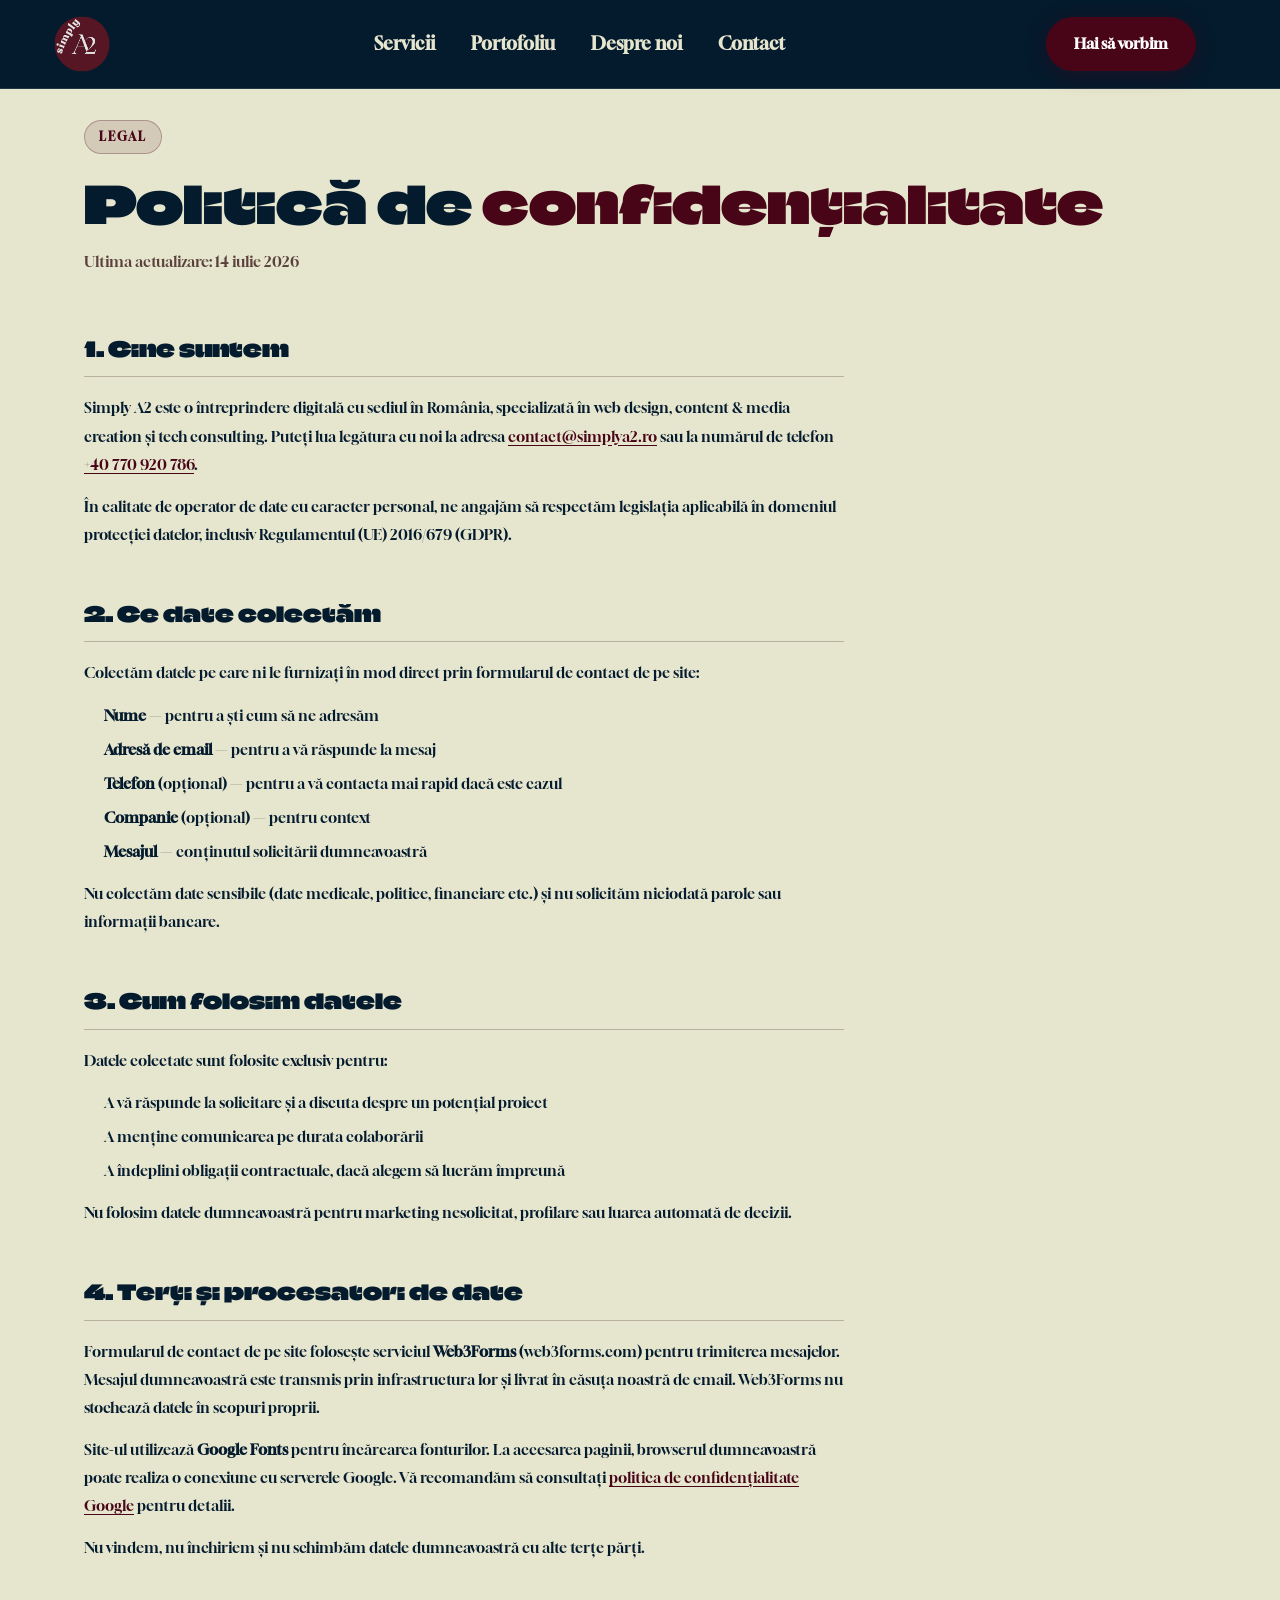
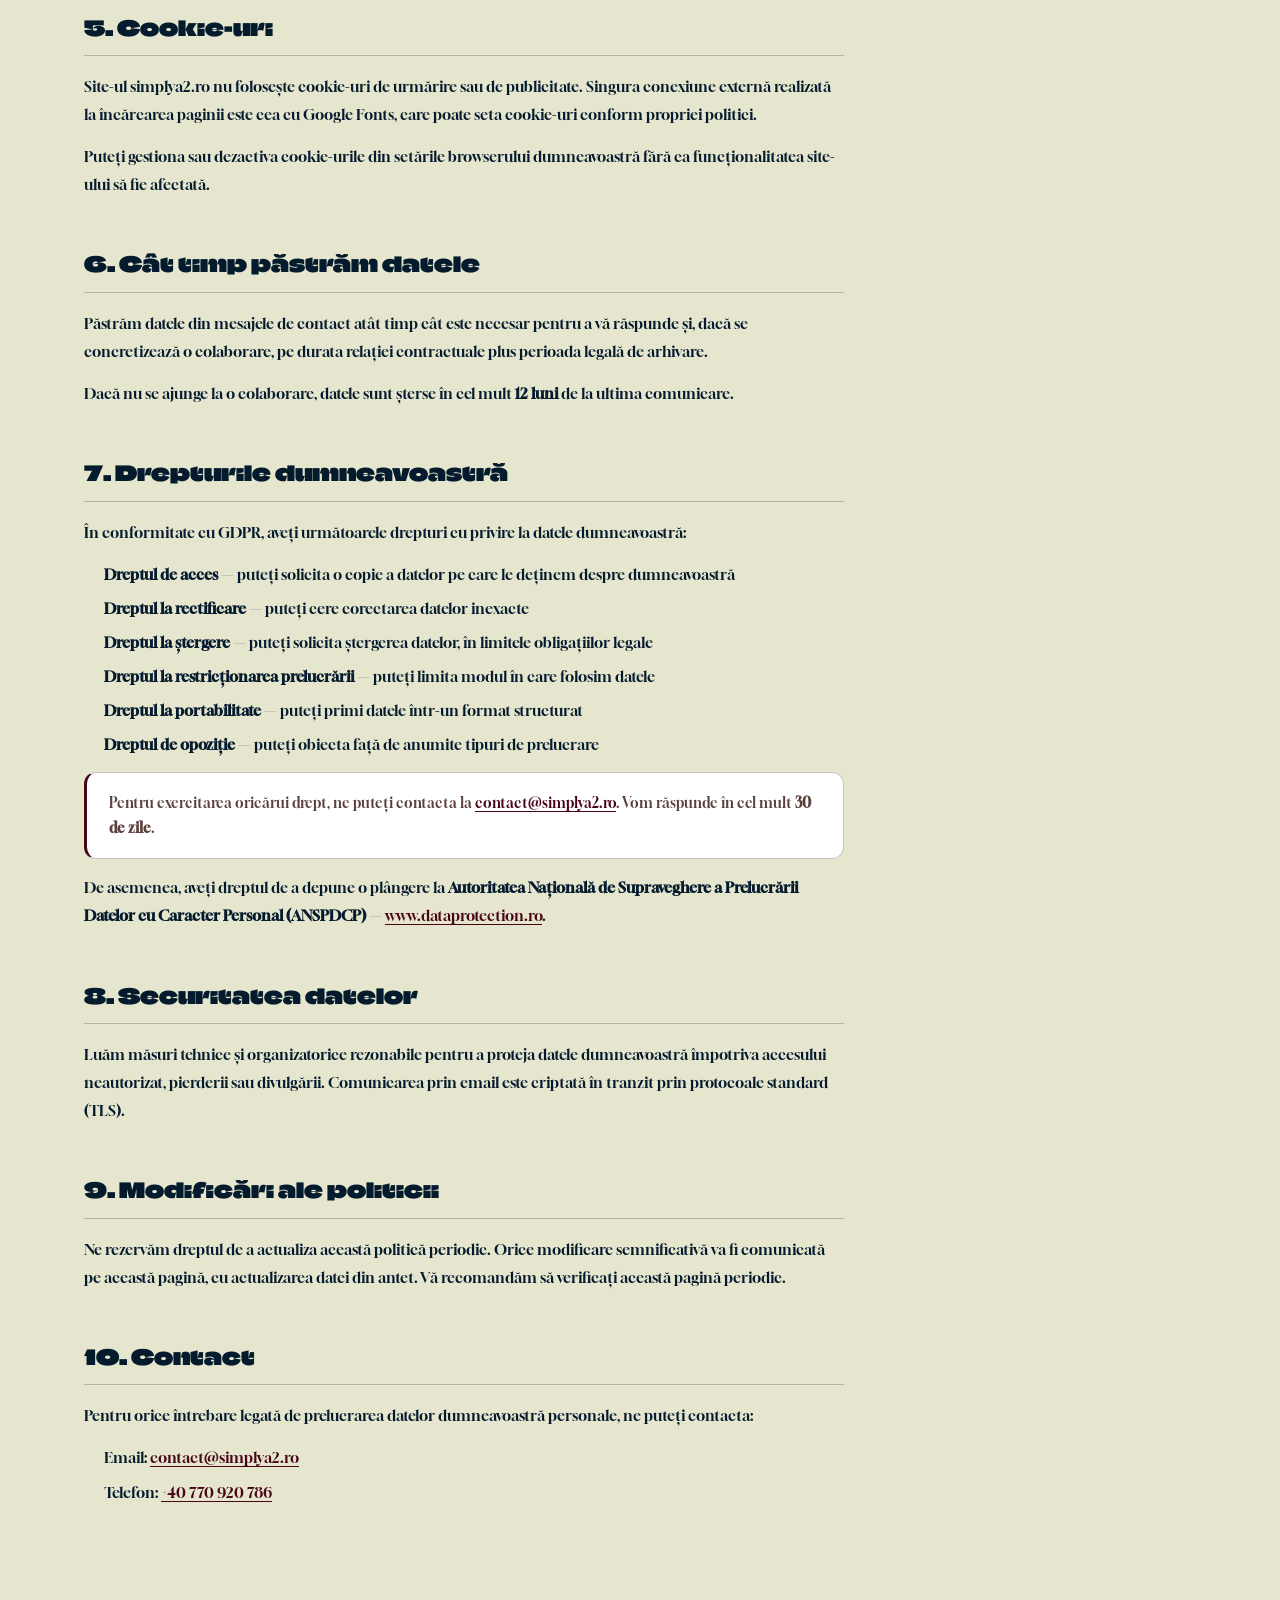
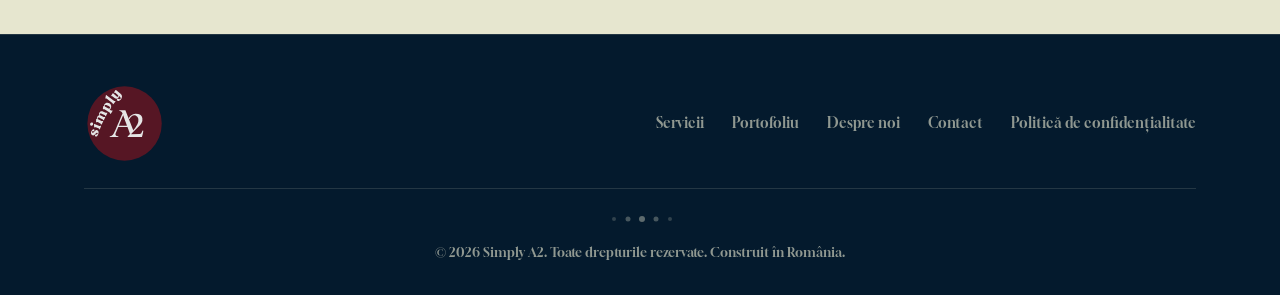
<file: politica-de-confidentialitate.html>
<!DOCTYPE html>
<html lang="ro">
<head>
  <meta charset="UTF-8" />
  <meta name="viewport" content="width=device-width, initial-scale=1.0" />
  <title>Politică de confidențialitate — Simply A2</title>
  <meta name="description" content="Politica de confidențialitate Simply A2. Află cum colectăm, folosim și protejăm datele tale personale." />
  <meta name="robots" content="index, follow" />
  <link rel="canonical" href="https://simplya2.ro/politica-de-confidentialitate.html" />

  <!-- Google Analytics -->
  <script async src="https://www.googletagmanager.com/gtag/js?id=G-BBLE35FNEH"></script>
  <script>
    window.dataLayer = window.dataLayer || [];
    function gtag(){dataLayer.push(arguments);}
    gtag('js', new Date());
    gtag('config', 'G-BBLE35FNEH');
  </script>

  <link rel="preconnect" href="https://fonts.googleapis.com" />
  <link rel="preconnect" href="https://fonts.gstatic.com" crossorigin />
  <link href="https://fonts.googleapis.com/css2?family=Climate+Crisis&family=Gloock&family=Inter:wght@300;400;500;600&display=swap" rel="stylesheet" />
  <link rel="stylesheet" href="css/style.css" />
  <link rel="icon" type="image/svg+xml" href="assets/3.svg" />
  <style>
    .policy {
      background: var(--clr-bg);
      padding: 120px 0 80px;
      min-height: 100vh;
    }
    .policy__header {
      margin-bottom: 56px;
    }
    .policy__title {
      font-family: var(--font-heading);
      font-size: clamp(2rem, 5vw, 3.2rem);
      font-weight: 400;
      color: var(--clr-dark);
      line-height: 1.15;
      margin-bottom: 16px;
    }
    .policy__title span { color: var(--clr-primary); }
    .policy__subtitle {
      font-size: 0.95rem;
      color: var(--clr-text-muted);
    }
    .policy__body {
      max-width: 760px;
    }
    .policy__section {
      margin-bottom: 48px;
    }
    .policy__section h2 {
      font-family: var(--font-heading);
      font-size: 1.3rem;
      font-weight: 400;
      color: var(--clr-dark);
      margin-bottom: 16px;
      padding-bottom: 10px;
      border-bottom: 1px solid var(--clr-border);
    }
    .policy__section p {
      font-size: 0.95rem;
      color: var(--clr-text);
      line-height: 1.85;
      margin-bottom: 14px;
    }
    .policy__section ul {
      margin: 0 0 14px 0;
      padding-left: 20px;
    }
    .policy__section ul li {
      font-size: 0.95rem;
      color: var(--clr-text);
      line-height: 1.85;
      margin-bottom: 6px;
    }
    .policy__section a {
      color: var(--clr-primary);
      text-decoration: underline;
      text-underline-offset: 3px;
    }
    .policy__section a:hover { color: var(--clr-primary-hover); }
    .policy__highlight {
      background: var(--clr-surface);
      border: 1px solid var(--clr-border);
      border-left: 3px solid var(--clr-primary);
      border-radius: var(--radius);
      padding: 18px 22px;
      margin-bottom: 14px;
      font-size: 0.9rem;
      color: var(--clr-text-muted);
      line-height: 1.7;
    }
  </style>
</head>
<body>

  <!-- ── Navbar ── -->
  <nav class="nav scrolled" role="navigation" aria-label="Navigare principală">
    <div class="nav__inner container">
      <a href="index.html" class="nav__logo" aria-label="Simply A2 — Acasă">
        <img src="assets/3.svg" alt="Simply A2" class="nav__logo-img" />
      </a>
      <ul class="nav__links" role="list">
        <li><a href="index.html#servicii">Servicii</a></li>
        <li><a href="index.html#portofoliu">Portofoliu</a></li>
        <li><a href="index.html#despre">Despre noi</a></li>
        <li><a href="index.html#contact">Contact</a></li>
      </ul>
      <a href="index.html#contact" class="btn btn-primary nav__cta">Hai să vorbim</a>
      <button class="nav__hamburger" aria-label="Deschide meniul" aria-expanded="false">
        <span></span><span></span><span></span>
      </button>
    </div>
    <div class="nav__mobile-menu" role="dialog" aria-label="Meniu mobil">
      <ul role="list">
        <li><a href="index.html#servicii">Servicii</a></li>
        <li><a href="index.html#portofoliu">Portofoliu</a></li>
        <li><a href="index.html#despre">Despre noi</a></li>
        <li><a href="index.html#contact">Contact</a></li>
      </ul>
    </div>
  </nav>

  <!-- ── Conținut ── -->
  <main class="policy" id="main">
    <div class="container">
      <div class="policy__header">
        <span class="section-label">Legal</span>
        <h1 class="policy__title">Politică de <span>confidențialitate</span></h1>
        <p class="policy__subtitle">Ultima actualizare: 14 iulie 2026</p>
      </div>

      <div class="policy__body">

        <div class="policy__section">
          <h2>1. Cine suntem</h2>
          <p>Simply A2 este o întreprindere digitală cu sediul în România, specializată în web design, content & media creation și tech consulting. Puteți lua legătura cu noi la adresa <a href="mailto:contact@simplya2.ro">contact@simplya2.ro</a> sau la numărul de telefon <a href="tel:+40770920786">+40 770 920 786</a>.</p>
          <p>În calitate de operator de date cu caracter personal, ne angajăm să respectăm legislația aplicabilă în domeniul protecției datelor, inclusiv Regulamentul (UE) 2016/679 (GDPR).</p>
        </div>

        <div class="policy__section">
          <h2>2. Ce date colectăm</h2>
          <p>Colectăm datele pe care ni le furnizați în mod direct prin formularul de contact de pe site:</p>
          <ul>
            <li><strong>Nume</strong> — pentru a ști cum să ne adresăm</li>
            <li><strong>Adresă de email</strong> — pentru a vă răspunde la mesaj</li>
            <li><strong>Telefon</strong> (opțional) — pentru a vă contacta mai rapid dacă este cazul</li>
            <li><strong>Companie</strong> (opțional) — pentru context</li>
            <li><strong>Mesajul</strong> — conținutul solicitării dumneavoastră</li>
          </ul>
          <p>Nu colectăm date sensibile (date medicale, politice, financiare etc.) și nu solicităm niciodată parole sau informații bancare.</p>
        </div>

        <div class="policy__section">
          <h2>3. Cum folosim datele</h2>
          <p>Datele colectate sunt folosite exclusiv pentru:</p>
          <ul>
            <li>A vă răspunde la solicitare și a discuta despre un potențial proiect</li>
            <li>A menține comunicarea pe durata colaborării</li>
            <li>A îndeplini obligații contractuale, dacă alegem să lucrăm împreună</li>
          </ul>
          <p>Nu folosim datele dumneavoastră pentru marketing nesolicitat, profilare sau luarea automată de decizii.</p>
        </div>

        <div class="policy__section">
          <h2>4. Terți și procesatori de date</h2>
          <p>Formularul de contact de pe site folosește serviciul <strong>Web3Forms</strong> (web3forms.com) pentru trimiterea mesajelor. Mesajul dumneavoastră este transmis prin infrastructura lor și livrat în căsuța noastră de email. Web3Forms nu stochează datele în scopuri proprii.</p>
          <p>Site-ul utilizează <strong>Google Fonts</strong> pentru încărcarea fonturilor. La accesarea paginii, browserul dumneavoastră poate realiza o conexiune cu serverele Google. Vă recomandăm să consultați <a href="https://policies.google.com/privacy" target="_blank" rel="noopener noreferrer">politica de confidențialitate Google</a> pentru detalii.</p>
          <p>Nu vindem, nu închiriem și nu schimbăm datele dumneavoastră cu alte terțe părți.</p>
        </div>

        <div class="policy__section">
          <h2>5. Cookie-uri</h2>
          <p>Site-ul simplya2.ro nu folosește cookie-uri de urmărire sau de publicitate. Singura conexiune externă realizată la încărcarea paginii este cea cu Google Fonts, care poate seta cookie-uri conform propriei politici.</p>
          <p>Puteți gestiona sau dezactiva cookie-urile din setările browserului dumneavoastră fără ca funcționalitatea site-ului să fie afectată.</p>
        </div>

        <div class="policy__section">
          <h2>6. Cât timp păstrăm datele</h2>
          <p>Păstrăm datele din mesajele de contact atât timp cât este necesar pentru a vă răspunde și, dacă se concretizează o colaborare, pe durata relației contractuale plus perioada legală de arhivare.</p>
          <p>Dacă nu se ajunge la o colaborare, datele sunt șterse în cel mult <strong>12 luni</strong> de la ultima comunicare.</p>
        </div>

        <div class="policy__section">
          <h2>7. Drepturile dumneavoastră</h2>
          <p>În conformitate cu GDPR, aveți următoarele drepturi cu privire la datele dumneavoastră:</p>
          <ul>
            <li><strong>Dreptul de acces</strong> — puteți solicita o copie a datelor pe care le deținem despre dumneavoastră</li>
            <li><strong>Dreptul la rectificare</strong> — puteți cere corectarea datelor inexacte</li>
            <li><strong>Dreptul la ștergere</strong> — puteți solicita ștergerea datelor, în limitele obligațiilor legale</li>
            <li><strong>Dreptul la restricționarea prelucrării</strong> — puteți limita modul în care folosim datele</li>
            <li><strong>Dreptul la portabilitate</strong> — puteți primi datele într-un format structurat</li>
            <li><strong>Dreptul de opoziție</strong> — puteți obiecta față de anumite tipuri de prelucrare</li>
          </ul>
          <div class="policy__highlight">
            Pentru exercitarea oricărui drept, ne puteți contacta la <a href="mailto:contact@simplya2.ro">contact@simplya2.ro</a>. Vom răspunde în cel mult <strong>30 de zile</strong>.
          </div>
          <p>De asemenea, aveți dreptul de a depune o plângere la <strong>Autoritatea Națională de Supraveghere a Prelucrării Datelor cu Caracter Personal (ANSPDCP)</strong> — <a href="https://www.dataprotection.ro" target="_blank" rel="noopener noreferrer">www.dataprotection.ro</a>.</p>
        </div>

        <div class="policy__section">
          <h2>8. Securitatea datelor</h2>
          <p>Luăm măsuri tehnice și organizatorice rezonabile pentru a proteja datele dumneavoastră împotriva accesului neautorizat, pierderii sau divulgării. Comunicarea prin email este criptată în tranzit prin protocoale standard (TLS).</p>
        </div>

        <div class="policy__section">
          <h2>9. Modificări ale politicii</h2>
          <p>Ne rezervăm dreptul de a actualiza această politică periodic. Orice modificare semnificativă va fi comunicată pe această pagină, cu actualizarea datei din antet. Vă recomandăm să verificați această pagină periodic.</p>
        </div>

        <div class="policy__section">
          <h2>10. Contact</h2>
          <p>Pentru orice întrebare legată de prelucrarea datelor dumneavoastră personale, ne puteți contacta:</p>
          <ul>
            <li>Email: <a href="mailto:contact@simplya2.ro">contact@simplya2.ro</a></li>
            <li>Telefon: <a href="tel:+40770920786">+40 770 920 786</a></li>
          </ul>
        </div>

      </div>
    </div>
  </main>

  <!-- ── Footer ── -->
  <footer class="footer" role="contentinfo">
    <div class="container">
      <div class="footer__inner">
        <div class="footer__logo">
          <img src="assets/logo-badge-dark.svg" alt="Simply A2" class="footer__logo-img" />
        </div>
        <nav class="footer__links" aria-label="Link-uri footer">
          <a href="index.html#servicii">Servicii</a>
          <a href="index.html#portofoliu">Portofoliu</a>
          <a href="index.html#despre">Despre noi</a>
          <a href="index.html#contact">Contact</a>
          <a href="politica-de-confidentialitate.html">Politică de confidențialitate</a>
        </nav>
      </div>
      <div class="footer__deco" aria-hidden="true">
        <svg width="64" height="12" viewBox="0 0 64 12" fill="#E6E6CF" xmlns="http://www.w3.org/2000/svg">
          <circle cx="6"  cy="6" r="2"   opacity="0.2"/>
          <circle cx="20" cy="6" r="2.5" opacity="0.3"/>
          <circle cx="34" cy="6" r="3"   opacity="0.4"/>
          <circle cx="48" cy="6" r="2.5" opacity="0.3"/>
          <circle cx="62" cy="6" r="2"   opacity="0.2"/>
        </svg>
      </div>
      <p class="footer__copy">
        &copy; <span id="year"></span> Simply A2. Toate drepturile rezervate. Construit în România.
      </p>
    </div>
  </footer>

  <button class="scroll-top" aria-label="Înapoi sus">↑</button>

  <script>
    document.getElementById('year').textContent = new Date().getFullYear();

    const hamburger = document.querySelector('.nav__hamburger');
    const mobileMenu = document.querySelector('.nav__mobile-menu');
    hamburger?.addEventListener('click', () => {
      mobileMenu?.classList.toggle('open');
      const bars = hamburger.querySelectorAll('span');
      if (mobileMenu?.classList.contains('open')) {
        bars[0].style.transform = 'translateY(7px) rotate(45deg)';
        bars[1].style.opacity = '0';
        bars[2].style.transform = 'translateY(-7px) rotate(-45deg)';
      } else {
        bars.forEach(b => { b.style.transform = ''; b.style.opacity = ''; });
      }
    });

    const scrollTopBtn = document.querySelector('.scroll-top');
    window.addEventListener('scroll', () => {
      scrollTopBtn?.classList.toggle('visible', window.scrollY > 400);
    }, { passive: true });
    scrollTopBtn?.addEventListener('click', () => window.scrollTo({ top: 0, behavior: 'smooth' }));
  </script>
</body>
</html>
</file>
<file: css/style.css>
/* =====================================================
   Simply A2 — Main Stylesheet
   ===================================================== */


:root {
  /* ── Paletă ────────────────────────────────────── */
  --clr-primary:        #490518;           /* roșu vișiniu */
  --clr-primary-dark:   #2d010e;
  --clr-primary-hover:  #6b0a22;
  --clr-primary-glow:   rgba(73, 5, 24, 0.12);

  --clr-secondary:      #5B413D;           /* maro cald secundar */
  --clr-secondary-glow: rgba(91, 65, 61, 0.10);

  --clr-dark:           #041A2D;           /* bleumarin */
  --clr-warm-brown:     #5B413D;           /* maro cald */

  --clr-bg:             #E6E6CF;           /* crem — fundal principal */
  --clr-bg-alt:         #C9BEB3;           /* gri bej — secțiuni alternative */
  --clr-bg-dark:        #041A2D;           /* bleumarin — hero, contact, footer */

  --clr-surface:        #ffffff;           /* alb — carduri */
  --clr-surface-2:      #f5f2eb;           /* alb cald — input-uri */

  --clr-border:         rgba(91, 65, 61, 0.32);
  --clr-border-dark:    rgba(230, 230, 207, 0.14);

  --clr-text:           #041A2D;
  --clr-text-muted:     #5B413D;
  --clr-text-on-dark:   #E6E6CF;
  --clr-text-muted-dark:rgba(230, 230, 207, 0.62);

  --clr-white:          #ffffff;

  --font-heading: 'Climate Crisis', Georgia, serif;
  --font-body:    'Gloock', Georgia, serif;

  --radius:         12px;
  --radius-lg:      20px;
  --ease-smooth:    cubic-bezier(0.22, 1, 0.36, 1);
  --ease-spring:    cubic-bezier(0.34, 1.56, 0.64, 1);
  --dur-fast:       0.2s;
  --dur-base:       0.35s;
  --dur-slow:       0.6s;
  --dur-nav:        0.4s;
  --dur-modal:      0.25s;
  --transition:     var(--dur-fast) var(--ease-smooth);
  --shadow:         0 8px 32px rgba(4, 26, 45, 0.10);
  --shadow-primary: 0 8px 32px rgba(73, 5, 24, 0.20);

  --max-w:       1160px;
  --section-gap: 120px;
}

/* ── Reset ─────────────────────────────────────────── */
*, *::before, *::after { box-sizing: border-box; margin: 0; padding: 0; }
html { scroll-behavior: smooth; font-size: 16px; overflow-x: hidden; }
body {
  background: var(--clr-bg);
  color: var(--clr-text);
  font-family: var(--font-body);
  line-height: 1.7;
  overflow-x: hidden;
}
img { display: block; max-width: 100%; height: auto; }
a { color: inherit; text-decoration: none; }
ul { list-style: none; }
button { cursor: pointer; font-family: inherit; }
input, textarea, select { font-family: inherit; }

/* ── Utility ────────────────────────────────────────── */
.container {
  width: 100%;
  max-width: var(--max-w);
  margin: 0 auto;
  padding: 0 24px;
}

.section-label {
  display: inline-block;
  font-size: 0.75rem;
  font-weight: 600;
  letter-spacing: 0.15em;
  text-transform: uppercase;
  color: var(--clr-primary);
  background: var(--clr-primary-glow);
  border: 1px solid rgba(73, 5, 24, 0.28);
  padding: 6px 14px;
  border-radius: 100px;
  margin-bottom: 20px;
}

.section-title {
  font-size: clamp(1.6rem, 3.2vw, 2.2rem);
  font-family: var(--font-heading);
  font-weight: 400;
  line-height: 1.15;
  letter-spacing: -0.01em;
  margin-bottom: 16px;
  color: var(--clr-dark);
}
.section-title span { color: var(--clr-primary); }

.section-title::after {
  content: '';
  display: block;
  width: 48px;
  height: 3px;
  background: var(--clr-secondary);
  border-radius: 2px;
  margin-top: 14px;
}
.section-header.centered .section-title::after {
  margin-left: auto;
  margin-right: auto;
}

.section-desc {
  font-size: 1.05rem;
  color: var(--clr-text-muted);
  max-width: 560px;
  line-height: 1.8;
}

.section-header { margin-bottom: 64px; }
.section-header.centered { text-align: center; }
.section-header.centered .section-desc { margin: 0 auto; }

.btn {
  display: inline-flex;
  align-items: center;
  gap: 8px;
  padding: 14px 28px;
  border-radius: 100px;
  font-size: 0.95rem;
  font-weight: 600;
  transition: transform var(--dur-base) var(--ease-spring),
              background-color var(--dur-fast) var(--ease-smooth),
              border-color var(--dur-fast) var(--ease-smooth),
              box-shadow var(--dur-fast) var(--ease-smooth);
  border: none;
}
.btn-primary {
  background: var(--clr-primary);
  color: var(--clr-white);
  box-shadow: 0 4px 20px rgba(73, 5, 24, 0.35);
}
.btn-primary:hover {
  background: var(--clr-primary-hover);
  box-shadow: 0 6px 28px rgba(73, 5, 24, 0.48);
  transform: translateY(-2px);
}
.btn-primary:active {
  transform: translateY(0) scale(0.97);
}
.btn-outline {
  background: transparent;
  color: var(--clr-text-on-dark);
  border: 1.5px solid rgba(230, 230, 207, 0.38);
}
.btn-outline:hover {
  border-color: var(--clr-secondary);
  color: var(--clr-text-on-dark);
  background: rgba(45, 60, 35, 0.30);
  transform: translateY(-2px);
}
.btn-outline:active {
  transform: translateY(0) scale(0.97);
}

/* ── Motion / Reveal system ───────────────────────────── */
.reveal {
  opacity: 0;
  transform: translateY(24px);
  transition: opacity var(--dur-slow) var(--ease-smooth),
              transform var(--dur-slow) var(--ease-smooth);
  transition-delay: var(--reveal-delay, 0s);
}
.reveal.in-view {
  opacity: 1;
  transform: none;
}

/* ── Navigation ─────────────────────────────────────── */
.nav {
  position: fixed;
  top: 0; left: 0; right: 0;
  z-index: 1000;
  padding: 20px 0;
  background-color: transparent;
  border-bottom: 1px solid transparent;
  transition: background-color var(--dur-nav) var(--ease-smooth), border-color var(--dur-nav) var(--ease-smooth), padding var(--transition);
}
.nav.scrolled {
  padding: 14px 0;
  background-color: var(--clr-bg-dark);
  border-bottom: 1px solid var(--clr-border-dark);
}

/* ── Tweakable: section-aware nav colors ─────────────
   Change these variables to restyle each state:
     --nav-section-bg      → background for portfolio
     --nav-section-border  → bottom border
     --nav-section-text    → link color
     --nav-section-active  → hover / active link color
──────────────────────────────────────────────────── */
:root {
  --nav-section-bg:     var(--clr-bg-alt);     /* gri bej — ca si despre noi */
  --nav-section-border: var(--clr-border);
  --nav-section-text:   var(--clr-text);      /* dark navy */
  --nav-section-active: var(--clr-primary);   /* burgundy */
}

.nav.nav--cream,
.nav.scrolled.nav--cream {
  background-color: var(--nav-section-bg);
  border-bottom:    1px solid var(--nav-section-border);
}
.nav.nav--cream .nav__links a {
  color: var(--nav-section-text);
}
.nav.nav--cream .nav__links a:hover,
.nav.nav--cream .nav__links a.active {
  color: var(--nav-section-active);
}
.nav.nav--cream .nav__links a::after {
  background: var(--nav-section-active);
}
.nav.nav--cream .nav__hamburger span {
  background: var(--nav-section-text);
}
.nav.nav--cream .nav__logo-img {
  height: 60px;
  vertical-align: middle;
}
.nav__inner {
  display: flex;
  align-items: center;
  justify-content: space-between;
}
.nav__logo {
  display: flex;
  align-items: center;
  margin-left: -32px;
}
.nav__logo-img {
  height: 60px;
  width: auto;
  display: block;
  transform: translateZ(0);
  backface-visibility: hidden;
}

.nav__links {
  display: flex;
  align-items: center;
  gap: 36px;
}
.nav__links a {
  font-size: 1.1rem;
  font-weight: 700;
  color: #E6E6CF;
  transition: color var(--transition);
  position: relative;
}
.nav__links a::after {
  content: '';
  position: absolute;
  bottom: -4px; left: 0;
  width: 0; height: 2px;
  background: var(--clr-primary);
  transition: width var(--transition);
  border-radius: 2px;
}
.nav__links a:hover,
.nav__links a.active { color: #ffffff; }
.nav__links a:hover::after,
.nav__links a.active::after { width: 100%; }

.nav__cta { display: flex; }

.nav__mobile-menu { display: none; }

.nav__hamburger {
  display: none;
  flex-direction: column;
  gap: 5px;
  background: none;
  border: none;
  padding: 4px;
}
.nav__hamburger span {
  display: block;
  width: 24px; height: 2px;
  background: var(--clr-text-on-dark);
  border-radius: 2px;
  transition: var(--transition);
}

/* ── Hero — bleumarin ───────────────────────────────── */
.hero {
  min-height: 100vh;
  display: flex;
  align-items: center;
  padding-top: 100px;
  position: relative;
  overflow: hidden;
  background: var(--clr-bg-dark);
}
.hero__grid-bg {
  position: absolute; inset: 0;
  background-image:
    linear-gradient(rgba(230, 230, 207, 0.05) 1px, transparent 1px),
    linear-gradient(90deg, rgba(230, 230, 207, 0.05) 1px, transparent 1px);
  background-size: 60px 60px;
  mask-image: radial-gradient(ellipse 80% 70% at 50% 50%, black 40%, transparent 100%);
}
.hero__glow {
  position: absolute;
  top: 10%; left: 50%;
  transform: translateX(-50%);
  width: 700px; height: 500px;
  background: radial-gradient(ellipse, rgba(73, 5, 24, 0.18) 0%, transparent 70%);
  pointer-events: none;
}
/* ── Decorațiuni geometrice hero ──────────────────────── */
.hero__deco {
  position: absolute;
  pointer-events: none;
  z-index: 1;
}
.hero__deco--sparkle {
  top: 14%;
  right: 8%;
  opacity: 0.72;
  animation: pulse-sparkle 5s var(--ease-smooth) infinite;
}
.hero__deco--rings {
  bottom: -60px;
  right: -60px;
  opacity: 0.07;
  animation: float-y 9s var(--ease-smooth) infinite;
}
.hero__deco--cross {
  top: 46%;
  left: 5%;
  opacity: 0.4;
  animation: float-y 7s var(--ease-smooth) infinite reverse;
}
.hero__deco--dot {
  top: 28%;
  left: 38%;
  opacity: 0.35;
  animation: pulse-dot 4s var(--ease-smooth) infinite;
}

@keyframes float-y {
  0%, 100% { transform: translateY(0); }
  50%      { transform: translateY(-10px); }
}
@keyframes pulse-sparkle {
  0%, 100% { opacity: 0.72; transform: scale(1); }
  50%      { opacity: 0.5;  transform: scale(1.05); }
}
@keyframes pulse-dot {
  0%, 100% { opacity: 0.35; transform: scale(1); }
  50%      { opacity: 0.2;  transform: scale(1.15); }
}

.hero__content {
  position: relative;
  z-index: 2;
  width: 100%;
}

/* ── Layout titlu + badge pe același rând ─────────────── */
.hero__top {
  display: flex;
  justify-content: space-between;
  align-items: flex-start;
  gap: 32px;
  margin-bottom: 24px;
  --reveal-delay: 0.15s;
}
.hero__title {
  font-size: clamp(2.2rem, 4.8vw, 4rem);
  font-family: var(--font-heading);
  font-weight: 400;
  line-height: 1.1;
  letter-spacing: -0.01em;
  color: var(--clr-text-on-dark);
  flex: 1;
}
.hero__title .gradient-text {
  background: linear-gradient(135deg, var(--clr-bg-alt) 0%, var(--clr-bg) 100%);
  -webkit-background-clip: text;
  -webkit-text-fill-color: transparent;
  background-clip: text;
}

.hero__desc {
  font-size: 1.15rem;
  color: var(--clr-text-muted-dark);
  max-width: 560px;
  line-height: 1.8;
  margin-bottom: 40px;
  --reveal-delay: 0.3s;
}
.hero__actions {
  display: flex;
  align-items: center;
  gap: 16px;
  flex-wrap: wrap;
  margin-bottom: 0;
  --reveal-delay: 0.45s;
}


/* ── Services — crem (#E6E6CF) ──────────────────────── */
.services {
  padding: var(--section-gap) 0;
  position: relative;
  overflow: hidden;
}
.services__deco {
  position: absolute;
  pointer-events: none;
}
.services__deco--arc {
  top: -90px;
  right: -90px;
  opacity: 0.09;
}
.services__deco--sparkle {
  bottom: 72px;
  left: 48px;
  opacity: 0.32;
}
.services__deco--cross {
  top: 50%;
  right: 36px;
  opacity: 0.22;
}
.services__grid {
  display: grid;
  grid-template-columns: repeat(auto-fit, minmax(320px, 1fr));
  gap: 24px;
}
.service-card {
  background: var(--clr-surface);
  border: 1px solid var(--clr-border);
  border-radius: var(--radius-lg);
  padding: 36px 32px;
  transition: transform var(--dur-base) var(--ease-spring),
              box-shadow var(--dur-base) var(--ease-smooth),
              border-color var(--dur-base) var(--ease-smooth);
  position: relative;
  overflow: hidden;
  box-shadow: 0 2px 12px rgba(91, 65, 61, 0.12);
}
.service-card::before {
  content: '';
  position: absolute; inset: 0;
  border-radius: var(--radius-lg);
  background: linear-gradient(135deg, var(--clr-primary-glow), transparent);
  opacity: 0;
  transition: opacity var(--transition);
}
.service-card:hover {
  border-color: var(--clr-secondary);
  transform: translateY(-4px);
  box-shadow: 0 8px 28px rgba(91, 65, 61, 0.20);
}
.service-card:hover::before { opacity: 1; }
.service-card:active { transform: translateY(-4px) scale(0.98); }
.service-card::after {
  content: '';
  position: absolute;
  top: 18px;
  right: 18px;
  width: 14px;
  height: 14px;
  background:
    linear-gradient(var(--clr-secondary), var(--clr-secondary)) center / 2px 100% no-repeat,
    linear-gradient(var(--clr-secondary), var(--clr-secondary)) center / 100% 2px no-repeat;
  opacity: 0.18;
  z-index: 2;
  border-radius: 1px;
}
.service-card__icon {
  width: 56px; height: 56px;
  border-radius: 14px;
  background: var(--clr-primary-glow);
  border: 1px solid rgba(73, 5, 24, 0.20);
  display: flex; align-items: center; justify-content: center;
  margin-bottom: 24px;
  color: var(--clr-primary);
  position: relative; z-index: 1;
}
.service-card__title {
  font-size: 1.2rem;
  font-weight: 600;
  color: var(--clr-dark);
  margin-bottom: 12px;
  position: relative; z-index: 1;
}
.service-card__desc {
  font-size: 0.92rem;
  color: var(--clr-text-muted);
  line-height: 1.75;
  margin-bottom: 24px;
  position: relative; z-index: 1;
}
.service-card__list {
  display: flex; flex-direction: column; gap: 8px;
  position: relative; z-index: 1;
}
.service-card__list li {
  display: flex; align-items: center; gap: 10px;
  font-size: 0.85rem;
  color: var(--clr-text-muted);
}
.service-card__list li::before {
  content: '';
  width: 6px; height: 6px;
  border-radius: 50%;
  background: var(--clr-primary);
  flex-shrink: 0;
}

/* ── Portfolio — verde militar (#2D3C23) ─────────────── */
.portfolio {
  padding: var(--section-gap) 0;
  background: var(--clr-secondary);
}

/* Text overrides pe fundal verde */
.portfolio .section-label {
  color: var(--clr-bg);
  background: rgba(230, 230, 207, 0.10);
  border-color: rgba(230, 230, 207, 0.25);
}
.portfolio .section-title {
  color: var(--clr-bg);
}
.portfolio .section-title span {
  color: var(--clr-bg-alt);
}
.portfolio .section-title::after {
  background: var(--clr-primary);
}
.portfolio .section-desc {
  color: rgba(230, 230, 207, 0.70);
}
.portfolio .filter-btn {
  border-color: rgba(230, 230, 207, 0.35);
  color: var(--clr-bg);
}
.portfolio .filter-btn:hover {
  background: rgba(230, 230, 207, 0.15);
  border-color: var(--clr-bg);
  color: var(--clr-bg);
}
.portfolio .filter-btn.active {
  background: var(--clr-primary);
  border-color: var(--clr-primary);
  color: var(--clr-white);
}

.portfolio__deco {
  display: flex;
  justify-content: center;
  margin-bottom: 28px;
}

.portfolio__filter {
  display: flex; gap: 8px; flex-wrap: wrap;
  margin-bottom: 48px;
}
.filter-btn {
  padding: 8px 20px;
  border-radius: 100px;
  border: 1px solid var(--clr-warm-brown);
  background: transparent;
  color: var(--clr-warm-brown);
  font-size: 0.85rem; font-weight: 600;
  transition: transform var(--dur-base) var(--ease-spring),
              background-color var(--dur-fast) var(--ease-smooth),
              border-color var(--dur-fast) var(--ease-smooth),
              color var(--dur-fast) var(--ease-smooth);
}
.filter-btn:hover {
  background: var(--clr-secondary);
  border-color: var(--clr-secondary);
  color: var(--clr-white);
}
.filter-btn:active { transform: scale(0.97); }
.filter-btn.active {
  background: var(--clr-primary);
  border-color: var(--clr-primary);
  color: var(--clr-white);
}

.portfolio__grid {
  display: grid;
  grid-template-columns: repeat(auto-fill, minmax(340px, 1fr));
  gap: 24px;
}
.portfolio-card--hidden {
  display: none;
}
.portfolio__more {
  display: flex;
  justify-content: center;
  margin-top: 48px;
}
.portfolio-card {
  background: var(--clr-surface);
  border: 1px solid var(--clr-border);
  border-radius: var(--radius-lg);
  overflow: hidden;
  isolation: isolate;
  transition: transform var(--dur-base) var(--ease-spring),
              box-shadow var(--dur-base) var(--ease-smooth),
              border-color var(--dur-base) var(--ease-smooth);
  box-shadow: 0 2px 12px rgba(91, 65, 61, 0.12);
}
.portfolio-card:hover {
  border-color: var(--clr-primary);
  transform: translateY(-4px);
  box-shadow: 0 8px 28px rgba(73, 5, 24, 0.25);
}
.portfolio-card:active { transform: translateY(-4px) scale(0.98); }
.portfolio-card__thumb {
  width: 100%; aspect-ratio: 16/9;
  background: var(--clr-bg-alt);
  position: relative; overflow: hidden;
  display: flex; align-items: center; justify-content: center;
}
.portfolio-card__thumb-placeholder {
  display: flex; align-items: center; justify-content: center;
  color: var(--clr-dark);
  opacity: 0.18;
}
.portfolio-card__thumb-overlay {
  position: absolute; inset: 0;
  background: rgba(73, 5, 24, 0.88);
  display: flex; align-items: center; justify-content: center;
  opacity: 0;
  transition: var(--transition);
}
.portfolio-card:hover .portfolio-card__thumb-overlay { opacity: 1; }
.portfolio-card__thumb-overlay a {
  padding: 10px 22px;
  border-radius: 100px;
  background: var(--clr-white);
  color: var(--clr-primary);
  font-size: 0.85rem; font-weight: 700;
}
.portfolio-card__body { padding: 24px 28px; }
.portfolio-card__tag {
  font-size: 0.75rem; font-weight: 600;
  text-transform: uppercase; letter-spacing: 0.1em;
  color: var(--clr-primary);
  margin-bottom: 8px;
}
.portfolio-card__title {
  font-size: 1.1rem; font-weight: 600;
  color: var(--clr-dark);
  margin-bottom: 8px;
}
.portfolio-card__desc {
  font-size: 0.875rem;
  color: var(--clr-text-muted);
  line-height: 1.7;
}

/* ── About — gri bej (#C9BEB3) ─────────────────────── */
.about {
  padding: var(--section-gap) 0;
  background: var(--clr-bg-alt);
  position: relative;
  overflow: hidden;
}
.about__deco {
  position: absolute;
  pointer-events: none;
}
.about__deco--sparkle {
  top: 10%;
  right: 6%;
  opacity: 0.5;
}
.about__deco--rings {
  bottom: -50px;
  left: -50px;
  opacity: 0.08;
}
.about__deco--cross {
  top: 15%;
  left: 5%;
  opacity: 0.25;
}
.about__deco--dots {
  bottom: 12%;
  right: 5%;
  opacity: 0.14;
}
.about__inner {
  display: grid;
  grid-template-columns: 1fr 1fr;
  gap: 80px;
  align-items: center;
}
.about__visual { position: relative; padding: 36px 36px 36px 0; }
.about__visual::before {
  content: '';
  position: absolute;
  top: -28px;
  left: -28px;
  width: 88px;
  height: 88px;
  background-image: radial-gradient(circle, var(--clr-warm-brown) 1.5px, transparent 1.5px);
  background-size: 18px 18px;
  opacity: 0.32;
  z-index: 0;
}
.about__card-main {
  background: var(--clr-surface);
  border: 1px solid var(--clr-border);
  border-radius: var(--radius-lg);
  padding: 40px;
  position: relative;
}
.about__card-main::before {
  content: '';
  position: absolute; inset: -1px;
  border-radius: var(--radius-lg);
  padding: 1px;
  background: linear-gradient(135deg, var(--clr-primary), var(--clr-secondary));
  -webkit-mask: linear-gradient(#fff 0 0) content-box, linear-gradient(#fff 0 0);
  mask: linear-gradient(#fff 0 0) content-box, linear-gradient(#fff 0 0);
  -webkit-mask-composite: xor;
  mask-composite: exclude;
}
.about__avatar-group {
  display: flex;
  margin-bottom: 20px;
}
.about__avatar {
  width: 48px; height: 48px;
  border-radius: 50%;
  border: 2px solid var(--clr-surface);
  background: var(--clr-surface-2);
  display: flex; align-items: center; justify-content: center;
  color: var(--clr-text-muted);
  margin-right: -12px;
}
.about__card-stat {
  font-size: 2.5rem;
  font-family: var(--font-heading);
  font-weight: 400;
  color: var(--clr-dark);
  line-height: 1;
}
.about__card-stat span { color: var(--clr-primary); }
.about__card-text {
  font-size: 0.9rem;
  color: var(--clr-text-muted);
  margin-top: 6px;
}
.about__card-floating {
  position: absolute;
  background: var(--clr-surface);
  border: 1px solid var(--clr-border);
  border-radius: var(--radius);
  padding: 16px 20px;
  display: flex; align-items: center; gap: 12px;
  box-shadow: var(--shadow);
  z-index: 2;
}
.about__card-floating--top   { top: 0; right: 0; min-width: 180px; }
.about__card-floating--bottom { bottom: 0; left: -28px; min-width: 200px; }
.floating-icon {
  width: 36px; height: 36px;
  border-radius: 10px;
  display: flex; align-items: center; justify-content: center;
  font-size: 1rem; flex-shrink: 0;
}
.floating-icon.green  { background: rgba(34, 197, 94, 0.15); }
.floating-icon.orange { background: rgba(251, 146, 60, 0.15); }
.floating-label { font-size: 0.78rem; color: var(--clr-text-muted); line-height: 1.3; }
.floating-label strong {
  display: block;
  font-size: 0.9rem;
  color: var(--clr-dark);
  font-weight: 600;
}
.about__text .section-desc { margin-bottom: 24px; }
.about__values {
  display: grid;
  grid-template-columns: 1fr 1fr;
  gap: 16px;
  margin-top: 32px;
}
.about__value {
  background: var(--clr-surface);
  border: 1px solid var(--clr-border);
  border-left: 3px solid var(--clr-warm-brown);
  border-radius: var(--radius);
  padding: 20px;
  box-shadow: 0 2px 10px rgba(91, 65, 61, 0.12);
}
.about__value-icon {
  width: 40px; height: 40px;
  border-radius: 10px;
  background: var(--clr-primary-glow);
  border: 1px solid rgba(73, 5, 24, 0.20);
  display: flex; align-items: center; justify-content: center;
  color: var(--clr-primary);
  margin-bottom: 12px;
}
.about__value-title {
  font-size: 0.9rem; font-weight: 600;
  color: var(--clr-dark);
  margin-bottom: 4px;
}
.about__value-desc { font-size: 0.8rem; color: var(--clr-text-muted); line-height: 1.6; }

/* ── Contact — bleumarin (#041A2D) ──────────────────── */
.contact {
  padding: var(--section-gap) 0;
  background: var(--clr-bg-dark);
}
.contact .section-label {
  color: var(--clr-bg);
  background: rgba(230, 230, 207, 0.12);
  border-color: rgba(230, 230, 207, 0.30);
}
.contact__inner {
  display: grid;
  grid-template-columns: 1fr 1.4fr;
  gap: 72px;
  align-items: start;
}
.contact__info-title {
  font-size: 1.45rem;
  font-family: var(--font-heading);
  font-weight: 400;
  color: var(--clr-text-on-dark);
  margin-bottom: 16px;
  letter-spacing: -0.01em;
}
.contact__info-desc {
  font-size: 0.95rem;
  color: var(--clr-text-muted-dark);
  line-height: 1.8; margin-bottom: 40px;
}
.contact__details {
  display: flex; flex-direction: column; gap: 20px;
  margin-bottom: 40px;
}
.contact__detail { display: flex; align-items: center; gap: 16px; }
.contact__detail-icon {
  width: 44px; height: 44px;
  border-radius: 12px;
  background: rgba(230, 230, 207, 0.12);
  border: 1px solid rgba(230, 230, 207, 0.30);
  display: flex; align-items: center; justify-content: center;
  flex-shrink: 0;
  color: var(--clr-bg);
}
.contact__detail-label {
  font-size: 0.75rem;
  color: var(--clr-text-muted-dark);
  text-transform: uppercase; letter-spacing: 0.1em; font-weight: 600;
  margin-bottom: 2px;
}
.contact__detail-value {
  font-size: 0.95rem;
  color: var(--clr-text-on-dark);
  font-weight: 500;
}
.contact__social { display: flex; gap: 12px; }
.social-link {
  width: 44px; height: 44px;
  border-radius: 12px;
  border: 1px solid var(--clr-border-dark);
  background: rgba(230, 230, 207, 0.06);
  color: var(--clr-text-on-dark);
  display: flex; align-items: center; justify-content: center;
  font-size: 1.1rem;
  transition: transform var(--dur-base) var(--ease-spring),
              background-color var(--dur-fast) var(--ease-smooth),
              border-color var(--dur-fast) var(--ease-smooth);
}
.social-link:hover {
  border-color: var(--clr-primary);
  background: var(--clr-primary-glow);
  transform: translateY(-2px);
}
.social-link:active { transform: scale(0.93); }

/* Card formular (alb pe bleumarin) */
.contact__form {
  background: var(--clr-white);
  border: 1px solid rgba(230, 230, 207, 0.10);
  border-radius: var(--radius-lg);
  padding: 40px;
  box-shadow: 0 12px 56px rgba(0, 0, 0, 0.28);
}
.form-row {
  display: grid; grid-template-columns: 1fr 1fr; gap: 16px;
  margin-bottom: 16px;
}
.form-group { margin-bottom: 16px; }
.form-group:last-of-type { margin-bottom: 24px; }
.form-label {
  display: block;
  font-size: 0.82rem; font-weight: 600;
  color: var(--clr-text-muted);
  margin-bottom: 8px;
  text-transform: uppercase; letter-spacing: 0.06em;
}
.form-control {
  width: 100%;
  background: var(--clr-surface-2);
  border: 1.5px solid rgba(91, 65, 61, 0.28);
  border-radius: var(--radius);
  padding: 14px 18px;
  font-size: 0.95rem;
  color: var(--clr-text);
  transition: border-color var(--transition), box-shadow var(--transition);
  outline: none;
}
.form-control::placeholder { color: #b8a89a; }
.form-control:focus {
  border-color: var(--clr-primary);
  box-shadow: 0 0 0 3px var(--clr-primary-glow);
}
textarea.form-control { resize: vertical; min-height: 140px; }
.form-select {
  appearance: none;
  background-image: url("data:image/svg+xml,%3Csvg xmlns='http://www.w3.org/2000/svg' width='12' height='8' viewBox='0 0 12 8'%3E%3Cpath d='M1 1l5 5 5-5' stroke='%235B413D' stroke-width='1.5' fill='none' stroke-linecap='round'/%3E%3C/svg%3E");
  background-repeat: no-repeat;
  background-position: right 18px center;
  padding-right: 44px;
}
.form-select option { background: var(--clr-surface-2); }
.form-submit-row {
  display: flex; align-items: center;
  justify-content: space-between; gap: 16px; flex-wrap: wrap;
}
.form-note { font-size: 0.8rem; color: var(--clr-text-muted); }
.form-note a { color: var(--clr-primary); }
.form-success { display: none; text-align: center; padding: 20px; }
.form-success.visible { display: block; }

/* ── Footer — bleumarin (#041A2D) ───────────────────── */
.footer {
  background: var(--clr-bg-dark);
  border-top: 1px solid var(--clr-border-dark);
  padding: 48px 0 32px;
}
.footer__inner {
  display: flex; align-items: center;
  justify-content: space-between; flex-wrap: wrap; gap: 24px;
}
.footer__logo {
  display: flex;
  align-items: center;
}
.footer__logo-img {
  height: 81px;
  width: auto;
  display: block;
}
.footer__links { display: flex; gap: 28px; }
.footer__links a {
  font-size: 0.85rem;
  color: var(--clr-text-muted-dark);
  transition: color var(--transition);
}
.footer__links a:hover { color: var(--clr-text-on-dark); }
.footer__deco {
  display: flex;
  justify-content: center;
  padding-top: 24px;
  border-top: 1px solid var(--clr-border-dark);
  margin-top: 24px;
}
.footer__copy {
  font-size: 0.82rem; color: var(--clr-text-muted-dark);
  width: 100%; text-align: center;
  padding-top: 16px;
}

/* ── Scroll-to-top ──────────────────────────────────── */
.scroll-top {
  position: fixed; bottom: 32px; right: 32px;
  width: 44px; height: 44px;
  border-radius: 12px;
  background: var(--clr-primary);
  color: var(--clr-white);
  border: none; font-size: 1.1rem;
  display: flex; align-items: center; justify-content: center;
  box-shadow: 0 4px 16px rgba(73, 5, 24, 0.42);
  opacity: 0; pointer-events: none;
  transform: translateY(12px);
  transition: var(--transition);
  z-index: 999;
}
.scroll-top.visible { opacity: 1; pointer-events: auto; transform: translateY(0); }
.scroll-top:hover { background: var(--clr-primary-hover); transform: translateY(-2px); }
.scroll-top:active { transform: scale(0.93); }

/* ── Responsive ─────────────────────────────────────── */
@media (max-width: 900px) {
  :root { --section-gap: 80px; }

  .nav__links, .nav__cta { display: none; }
  .nav__hamburger { display: flex; }
  .nav { background: var(--clr-bg-dark); border-bottom: 1px solid var(--clr-border-dark); }

  .nav__mobile-menu {
    position: absolute;
    top: 100%; left: 0; right: 0;
    background: var(--clr-bg-dark);
    border-bottom: 1px solid var(--clr-border-dark);
    display: flex; flex-direction: column;
    align-items: center;
    gap: 20px;
    padding: 28px 24px 32px;
    opacity: 0; pointer-events: none;
    transform: translateY(-6px);
    transition: opacity var(--transition), transform var(--transition);
    z-index: 999;
  }
  .nav__mobile-menu.open { opacity: 1; pointer-events: auto; transform: translateY(0); }
  .nav__mobile-menu a {
    font-size: 1.1rem; font-weight: 600;
    color: var(--clr-text-muted-dark);
    transition: color var(--transition);
  }
  .nav__mobile-menu a:hover { color: var(--clr-text-on-dark); }

  .about__inner { grid-template-columns: 1fr; gap: 60px; }
  .about__visual { padding: 36px 36px 36px 0; }
  .about__card-floating--top    { top: 0; right: 0; }
  .about__card-floating--bottom { bottom: 0; left: -8px; }

  .contact__inner { grid-template-columns: 1fr; gap: 48px; }
  .form-row { grid-template-columns: 1fr; }
}

@media (max-width: 768px) {
  .hero__top {
    flex-direction: column;
    gap: 16px;
  }
  .hero__badge {
    margin-top: 0;
    align-self: flex-end;
  }
}

@media (max-width: 600px) {
  :root { --section-gap: 64px; }
  .hero {
    padding-bottom: 64px;
  }
.hero__actions { flex-direction: column; align-items: flex-start; }
  .hero__badge  { align-self: flex-start; }
  .portfolio__grid  { grid-template-columns: 1fr; }
  .services__grid   { grid-template-columns: 1fr; }
  .about__values    { grid-template-columns: 1fr; }
  .footer__inner    { flex-direction: column; align-items: center; text-align: center; }
  .footer__links    { justify-content: center; flex-wrap: wrap; gap: 16px; }
  .scroll-top       { bottom: 20px; right: 20px; }
}

/* ── Portfolio Modal ──────────────────────────────── */
.portfolio-open-btn {
  padding: 10px 22px;
  border-radius: 100px;
  background: var(--clr-white);
  color: var(--clr-primary);
  font-size: 0.85rem; font-weight: 700;
  border: none; cursor: pointer;
  font-family: inherit;
}

.pmodal-overlay {
  position: fixed; inset: 0;
  z-index: 2000;
  background: rgba(4, 26, 45, 0.72);
  backdrop-filter: blur(4px);
  display: flex; align-items: center; justify-content: center;
  padding: 24px 16px;
  opacity: 0; pointer-events: none;
  transition: opacity var(--dur-modal) var(--ease-smooth);
}
.pmodal-overlay.open {
  opacity: 1; pointer-events: auto;
}
.pmodal {
  background: var(--clr-white);
  border-radius: var(--radius-lg);
  width: 100%; max-width: 780px;
  max-height: 90vh;
  overflow-y: auto;
  position: relative;
  transform: translateY(20px);
  transition: transform var(--dur-modal) var(--ease-smooth);
  box-shadow: 0 24px 80px rgba(4, 26, 45, 0.35);
}
.pmodal-overlay.open .pmodal { transform: translateY(0); }

.pmodal__close {
  position: absolute; top: 20px; right: 20px;
  width: 36px; height: 36px;
  border-radius: 50%;
  background: var(--clr-surface-2);
  border: none; cursor: pointer;
  display: flex; align-items: center; justify-content: center;
  color: var(--clr-text-muted);
  transition: background var(--transition), color var(--transition);
  z-index: 1;
}
.pmodal__close:hover { background: var(--clr-primary-glow); color: var(--clr-primary); }

.pmodal__header {
  padding: 32px 32px 0;
}
.pmodal__tag {
  display: inline-block;
  font-size: 0.72rem; font-weight: 700;
  text-transform: uppercase; letter-spacing: 0.1em;
  color: var(--clr-primary);
  background: var(--clr-primary-glow);
  border: 1px solid rgba(73,5,24,0.15);
  padding: 4px 12px; border-radius: 100px;
  margin-bottom: 12px;
}
.pmodal__title {
  font-family: var(--font-heading);
  font-size: 1.6rem; font-weight: 400;
  color: var(--clr-dark);
  margin: 0 0 24px;
}

.pmodal__gallery {
  padding: 0 32px;
  display: grid;
  grid-template-columns: 1fr auto;
  gap: 10px;
}
.pmodal__img {
  background: var(--clr-bg-alt);
  border-radius: var(--radius);
  display: flex; align-items: center; justify-content: center;
  color: var(--clr-text-muted);
  font-size: 0.8rem; font-weight: 500;
  border: 2px dashed var(--clr-border);
  position: relative;
  overflow: hidden;
}
.pmodal__img span {
  opacity: 0.5;
}
.pmodal__img--main {
  aspect-ratio: 16/9;
  min-height: 200px;
}
.pmodal__thumbs {
  display: flex; flex-direction: column; gap: 10px;
  width: 120px;
}
.pmodal__img--thumb {
  flex: 1;
  min-height: 68px;
  font-size: 0.75rem;
}

.pmodal__body {
  padding: 28px 32px 0;
}
.pmodal__desc {
  font-size: 0.95rem;
  color: var(--clr-text-muted);
  line-height: 1.75;
  margin-bottom: 24px;
}
.pmodal__details {
  display: flex; flex-wrap: wrap; gap: 10px;
  list-style: none; padding: 0; margin: 0;
}
.pmodal__details li {
  display: flex; align-items: center; gap: 8px;
  font-size: 0.82rem; font-weight: 600;
  color: var(--clr-dark);
  background: var(--clr-surface-2);
  padding: 6px 14px; border-radius: 100px;
}
.pmodal__details li::before {
  content: '';
  display: block;
  width: 6px; height: 6px;
  border-radius: 50%;
  background: var(--clr-primary);
  flex-shrink: 0;
}

.pmodal__footer {
  padding: 24px 32px 32px;
  display: flex; justify-content: flex-end;
}

@media (max-width: 600px) {
  .pmodal__gallery { grid-template-columns: 1fr; }
  .pmodal__img--main { min-height: 0; width: 100%; }
  .pmodal__thumbs  { flex-direction: row; width: 100%; }
  .pmodal__img--thumb { min-height: 80px; }
  .pmodal__header,
  .pmodal__body,
  .pmodal__gallery,
  .pmodal__footer  { padding-left: 20px; padding-right: 20px; }
  .pmodal__footer  { justify-content: center; }
  .pmodal__title   { font-size: 1.3rem; }
}

/* ── Reduced motion ─────────────────────────────────── */
@media (prefers-reduced-motion: reduce) {
  *, *::before, *::after {
    animation-duration: 0.01ms !important;
    animation-iteration-count: 1 !important;
    transition-duration: 0.01ms !important;
    scroll-behavior: auto !important;
  }
  .reveal {
    opacity: 1;
    transform: none;
  }
  .hero__deco--sparkle,
  .hero__deco--rings,
  .hero__deco--cross,
  .hero__deco--dot {
    animation: none;
  }
}
</file>
